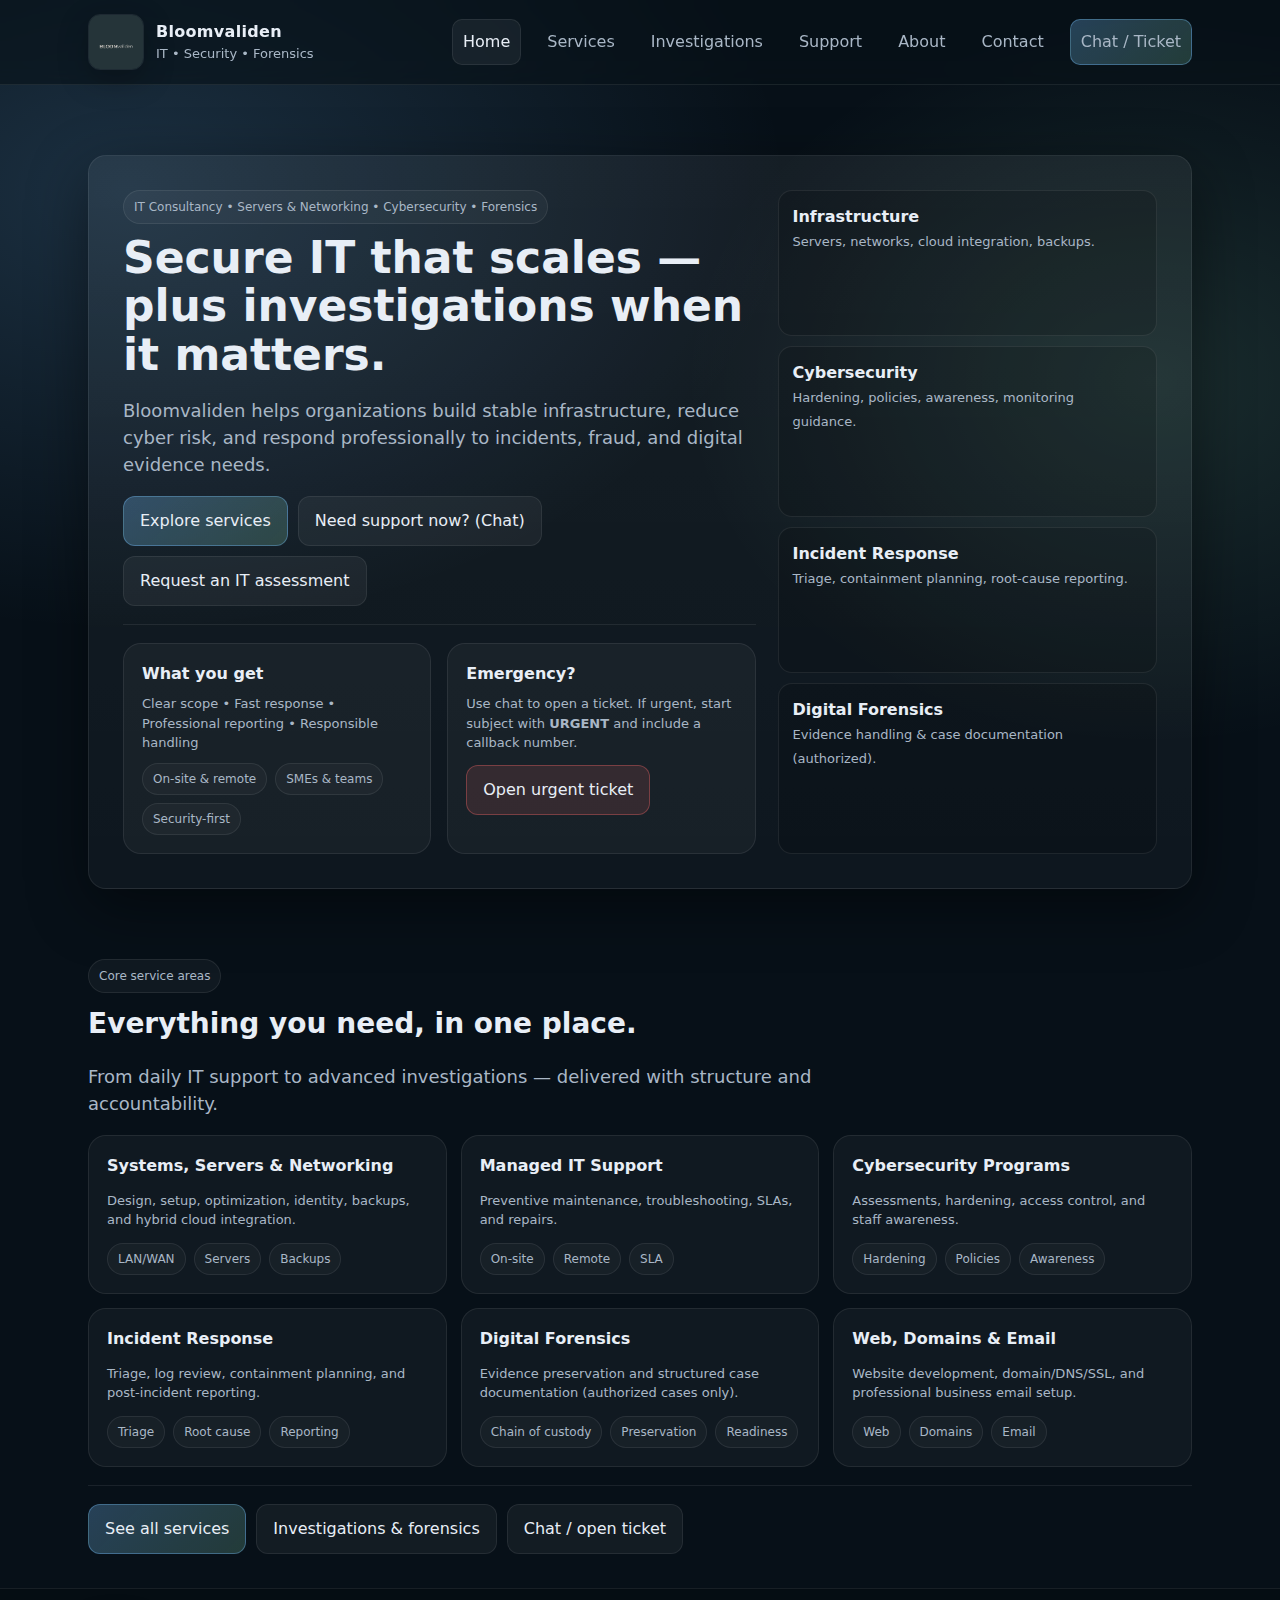
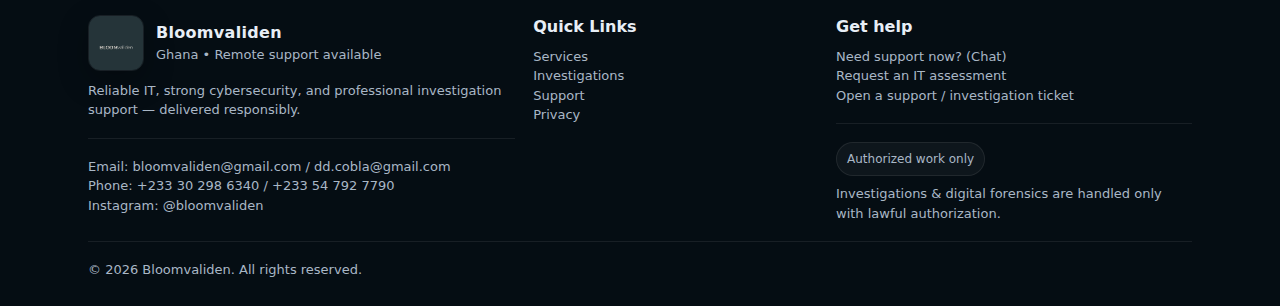
<file: index.html>
<!doctype html>
<html lang="en">
<head>
  <meta charset="utf-8" />
  <meta name="viewport" content="width=device-width, initial-scale=1" />
  <title>Home • Bloomvaliden</title>
  <meta name="description" content="IT Consultancy • Systems, Servers & Networking • Cybersecurity • Digital Forensics • Investigations • Web & Domains • IT/AV Equipment" />
  <link rel="stylesheet" href="assets/css/styles.css" />
</head>
<body>
  <header>
    <div class="container">
      <div class="nav">
        <a class="brand" href="index.html">
          <img src="assets/img/logo.jpg" alt="Bloomvaliden logo" />
          <div>
            <strong>Bloomvaliden</strong>
            <div class="small">IT • Security • Forensics</div>
          </div>
        </a>

        <nav class="navlinks" aria-label="Primary">
            <a class="active" href="index.html">Home</a>
            <a class="" href="services.html">Services</a>
            <a class="" href="investigations.html">Investigations</a>
            <a class="" href="support.html">Support</a>
            <a class="" href="about.html">About</a>
            <a class="" href="contact.html">Contact</a>
            <a class="btn primary" data-open-chat="true" href="support.html">Chat / Ticket</a>
        </nav>

        <button id="menuBtn" class="btn menuBtn" aria-expanded="false" aria-controls="mobileMenu">Menu</button>
      </div>
      <div id="mobileMenu" class="mobileMenu" aria-label="Mobile">
          <a class="active" href="index.html">Home</a>
          <a class="" href="services.html">Services</a>
          <a class="" href="investigations.html">Investigations</a>
          <a class="" href="support.html">Support</a>
          <a class="" href="about.html">About</a>
          <a class="" href="contact.html">Contact</a>
          <a class="btn primary" data-open-chat="true" href="support.html">Chat / Ticket</a>
      </div>
    </div>
  </header>

  <main>
    
<section class="hero">
  <div class="container">
    <div class="heroCard">
      <div class="heroInner">
        <div>
          <div class="badge">IT Consultancy • Servers & Networking • Cybersecurity • Forensics</div>
          <h1 class="h1">Secure IT that scales — plus investigations when it matters.</h1>
          <p class="lead">
            Bloomvaliden helps organizations build stable infrastructure, reduce cyber risk, and respond professionally to incidents, fraud, and digital evidence needs.
          </p>
          <div style="display:flex;gap:10px;flex-wrap:wrap;margin-top:18px">
            <a class="btn primary" href="services.html">Explore services</a>
            <a class="btn" data-open-chat="true" href="support.html">Need support now? (Chat)</a>
            <a class="btn" href="contact.html">Request an IT assessment</a>
          </div>
          <div class="hr"></div>
          <div class="split">
            <div class="card">
              <h3>What you get</h3>
              <div class="small">Clear scope • Fast response • Professional reporting • Responsible handling</div>
              <div class="meta">
                <span class="pill">On‑site & remote</span>
                <span class="pill">SMEs & teams</span>
                <span class="pill">Security-first</span>
              </div>
            </div>
            <div class="card">
              <h3>Emergency?</h3>
              <div class="small">Use chat to open a ticket. If urgent, start subject with <strong>URGENT</strong> and include a callback number.</div>
              <div style="margin-top:12px">
                <a class="btn danger" data-open-chat="true" href="support.html">Open urgent ticket</a>
              </div>
            </div>
          </div>
        </div>

        <div class="kpis">
          <div class="kpi">
            <strong>Infrastructure</strong>
            <span>Servers, networks, cloud integration, backups.</span>
          </div>
          <div class="kpi">
            <strong>Cybersecurity</strong>
            <span>Hardening, policies, awareness, monitoring guidance.</span>
          </div>
          <div class="kpi">
            <strong>Incident Response</strong>
            <span>Triage, containment planning, root-cause reporting.</span>
          </div>
          <div class="kpi">
            <strong>Digital Forensics</strong>
            <span>Evidence handling & case documentation (authorized).</span>
          </div>
        </div>
      </div>
    </div>
  </div>
</section>

<section class="section">
  <div class="container">
    <div class="badge">Core service areas</div>
    <h2 class="h2" style="margin-top:10px">Everything you need, in one place.</h2>
    <p class="lead">From daily IT support to advanced investigations — delivered with structure and accountability.</p>

    <div class="grid cards" style="margin-top:14px">
      <div class="card">
        <h3>Systems, Servers & Networking</h3>
        <p class="small">Design, setup, optimization, identity, backups, and hybrid cloud integration.</p>
        <div class="meta"><span class="pill">LAN/WAN</span><span class="pill">Servers</span><span class="pill">Backups</span></div>
      </div>
      <div class="card">
        <h3>Managed IT Support</h3>
        <p class="small">Preventive maintenance, troubleshooting, SLAs, and repairs.</p>
        <div class="meta"><span class="pill">On‑site</span><span class="pill">Remote</span><span class="pill">SLA</span></div>
      </div>
      <div class="card">
        <h3>Cybersecurity Programs</h3>
        <p class="small">Assessments, hardening, access control, and staff awareness.</p>
        <div class="meta"><span class="pill">Hardening</span><span class="pill">Policies</span><span class="pill">Awareness</span></div>
      </div>
      <div class="card">
        <h3>Incident Response</h3>
        <p class="small">Triage, log review, containment planning, and post-incident reporting.</p>
        <div class="meta"><span class="pill">Triage</span><span class="pill">Root cause</span><span class="pill">Reporting</span></div>
      </div>
      <div class="card">
        <h3>Digital Forensics</h3>
        <p class="small">Evidence preservation and structured case documentation (authorized cases only).</p>
        <div class="meta"><span class="pill">Chain of custody</span><span class="pill">Preservation</span><span class="pill">Readiness</span></div>
      </div>
      <div class="card">
        <h3>Web, Domains & Email</h3>
        <p class="small">Website development, domain/DNS/SSL, and professional business email setup.</p>
        <div class="meta"><span class="pill">Web</span><span class="pill">Domains</span><span class="pill">Email</span></div>
      </div>
    </div>

    <div class="hr"></div>
    <div style="display:flex;gap:10px;flex-wrap:wrap">
      <a class="btn primary" href="services.html">See all services</a>
      <a class="btn" href="investigations.html">Investigations & forensics</a>
      <a class="btn" data-open-chat="true" href="support.html">Chat / open ticket</a>
    </div>
  </div>
</section>

  </main>

  <footer>
    <div class="container">
      <div class="footerGrid">
        <div>
          <div class="brand" style="margin-bottom:10px">
            <img src="assets/img/logo.jpg" alt="Bloomvaliden logo" />
            <div>
              <strong>Bloomvaliden</strong>
              <div class="small">Ghana • Remote support available</div>
            </div>
          </div>
          <div class="small">
            Reliable IT, strong cybersecurity, and professional investigation support — delivered responsibly.
          </div>
          <div class="hr"></div>
          <div class="small">Email: <a href="mailto:bloomvaliden@gmail.com">bloomvaliden@gmail.com</a> / <a href="mailto:dd.cobla@gmail.com">dd.cobla@gmail.com</a></div>
          <div class="small">Phone: <a href="tel:+233302986340">+233 30 298 6340</a> / <a href="tel:+233547927790">+233 54 792 7790</a></div>
          <div class="small">Instagram: <a href="https://instagram.com/bloomvaliden" target="_blank" rel="noopener">@bloomvaliden</a></div>
        </div>

        <div>
          <div style="font-weight:800;margin-bottom:8px">Quick Links</div>
          <div class="small"><a href="services.html">Services</a></div>
          <div class="small"><a href="investigations.html">Investigations</a></div>
          <div class="small"><a href="support.html">Support</a></div>
          <div class="small"><a href="pages/privacy.html">Privacy</a></div>
        </div>

        <div>
          <div style="font-weight:800;margin-bottom:8px">Get help</div>
          <div class="small"><a data-open-chat="true" href="support.html">Need support now? (Chat)</a></div>
          <div class="small"><a href="contact.html">Request an IT assessment</a></div>
          <div class="small"><a href="support.html">Open a support / investigation ticket</a></div>
          <div class="hr"></div>
          <div class="small">
            <span class="badge">Authorized work only</span>
            <div style="margin-top:8px;color:var(--muted)">
              Investigations & digital forensics are handled only with lawful authorization.
            </div>
          </div>
        </div>
      </div>
      <div class="hr"></div>
      <div class="small">© 2026 Bloomvaliden. All rights reserved.</div>
    </div>
  </footer>

  <script src="assets/js/main.js"></script>
  <!--Start of Tawk.to Script-->
<script type="text/javascript">
var Tawk_API=Tawk_API||{}, Tawk_LoadStart=new Date();
(function(){
var s1=document.createElement("script"),s0=document.getElementsByTagName("script")[0];
s1.async=true;
s1.src='https://embed.tawk.to/6956f2c218b41f1981f7a662/1jdtq8imv';
s1.charset='UTF-8';
s1.setAttribute('crossorigin','*');
s0.parentNode.insertBefore(s1,s0);
})();
</script>
<!--End of Tawk.to Script-->
</body>
</html>
</file>
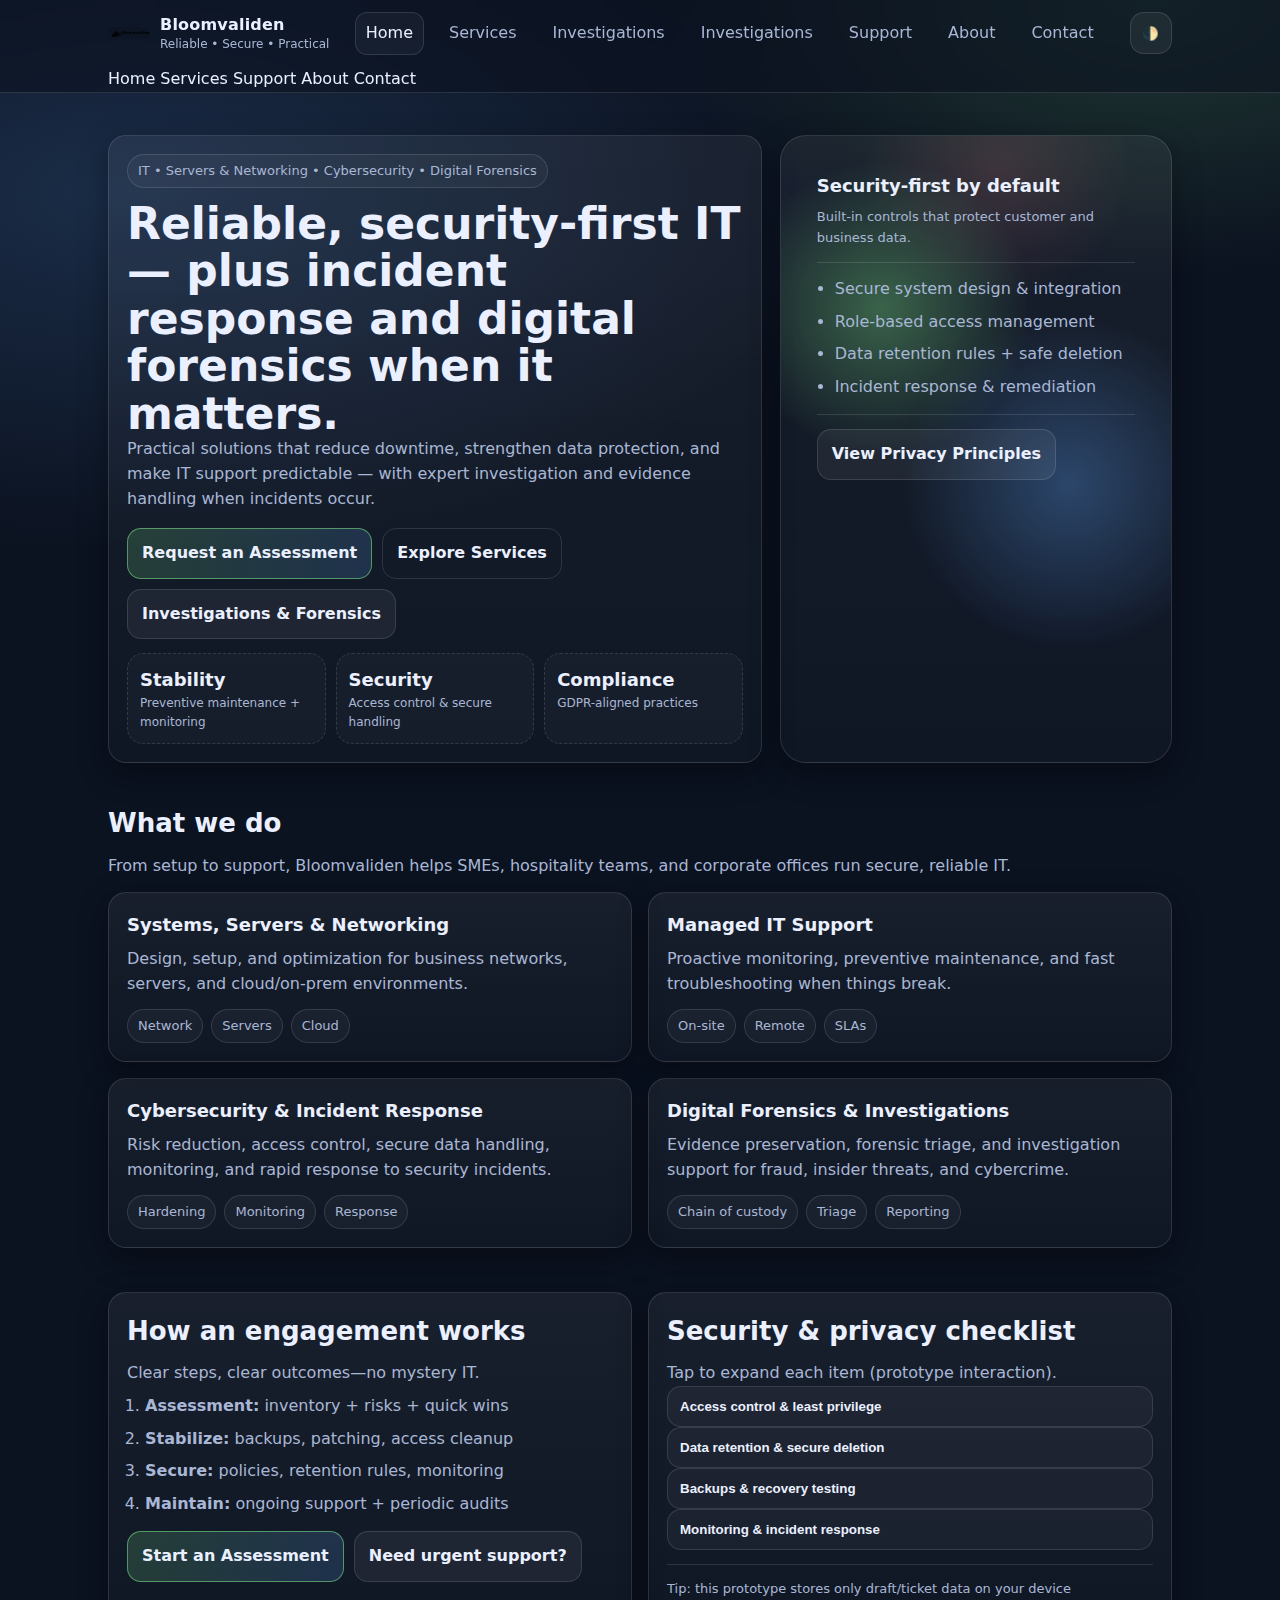
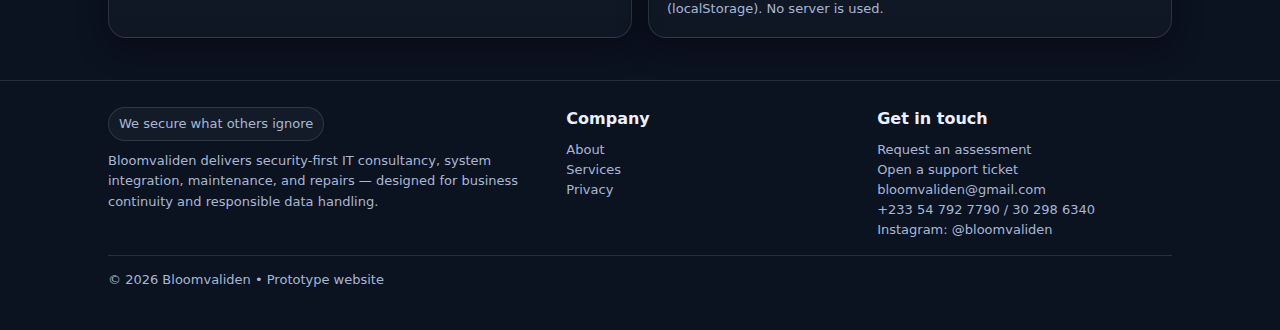
<file: bloomvaliden-prototype/index.html>
<!doctype html>
<html lang="en" data-theme="dark">
<head>
  <meta charset="utf-8" />
  <meta name="viewport" content="width=device-width, initial-scale=1" />
  <meta name="description" content="Bloomvaliden – Reliable. Secure. Practical IT Solutions for Business Continuity." />
  <title>Home • Bloomvaliden</title>
  <link rel="icon" href="assets/img/logo.svg" type="image/svg+xml" />
  <link rel="stylesheet" href="assets/css/styles.css" />
  
</head>
<body>
<header>
  <div class="container">
    <div class="nav">
      <a class="brand" href="index.html" aria-label="Bloomvaliden home">
        <img src="assets/img/logo.svg" alt="Bloomvaliden logo" />
        <div>
          <div class="title">Bloomvaliden</div>
          <div class="subtitle">Reliable • Secure • Practical</div>
        </div>
      </a>

      <nav class="navlinks" aria-label="Primary">
        <a class="active" href="index.html">Home</a>
<a class="" href="services.html">Services</a>
      <a class="" href="investigations.html">Investigations</a>
        <a class="" href="investigations.html">Investigations</a>
<a class="" href="support.html">Support</a>
<a class="" href="about.html">About</a>
<a class="" href="contact.html">Contact</a>
      </nav>

      <div class="navright">
        <button class="iconbtn" data-theme-toggle aria-label="Toggle theme">🌓</button>
        <button class="iconbtn burger" data-burger aria-label="Open menu">☰</button>
      </div>
    </div>

    <div class="mobilemenu" data-mobilemenu>
      <a class="active" href="index.html">Home</a>
<a class="" href="services.html">Services</a>
<a class="" href="support.html">Support</a>
<a class="" href="about.html">About</a>
<a class="" href="contact.html">Contact</a>
    </div>
  </div>
</header>

<main>

<section class="hero">
  <div class="container">
    <div class="wrap">
      <div class="card">
        <div class="badge">IT • Servers & Networking • Cybersecurity • Digital Forensics</div>
        <h1 class="h1" style="margin-top:12px">Reliable, security-first IT — plus incident response and digital forensics when it matters.</h1>
        <p class="lead">
          Practical solutions that reduce downtime, strengthen data protection, and make IT support predictable — with expert investigation and evidence handling when incidents occur.
        </p>

        <div style="margin-top:16px; display:flex; gap:10px; flex-wrap:wrap">
          <a class="btn primary" href="contact.html">Request an Assessment</a>
          <a class="btn ghost" href="services.html">Explore Services</a>
          <a class="btn" href="investigations.html">Investigations & Forensics</a>
        </div>

        <div class="kpis">
          <div class="kpi">
            <div class="n">Stability</div>
            <div class="t">Preventive maintenance + monitoring</div>
          </div>
          <div class="kpi">
            <div class="n">Security</div>
            <div class="t">Access control & secure handling</div>
          </div>
          <div class="kpi">
            <div class="n">Compliance</div>
            <div class="t">GDPR-aligned practices</div>
          </div>
        </div>
      </div>

      <aside class="card heroart" aria-label="Security-first highlights">
        <div class="inner">
          <h3>Security-first by default</h3>
          <div class="small">Built-in controls that protect customer and business data.</div>
          <div class="hr"></div>

          <ul class="list">
            <li>Secure system design & integration</li>
            <li>Role-based access management</li>
            <li>Data retention rules + safe deletion</li>
            <li>Incident response & remediation</li>
          </ul>

          <div class="hr"></div>
          <a class="btn" href="pages/privacy.html">View Privacy Principles</a>
        </div>
      </aside>
    </div>
  </div>
</section>

<section class="section">
  <div class="container">
    <h2>What we do</h2>
    <p>From setup to support, Bloomvaliden helps SMEs, hospitality teams, and corporate offices run secure, reliable IT.</p>

    <div class="grid cards2">
      <div class="card">
        <h3>Systems, Servers & Networking</h3>
        <p>Design, setup, and optimization for business networks, servers, and cloud/on‑prem environments.</p>
        <div class="meta">
          <span class="badge">Network</span><span class="badge">Servers</span><span class="badge">Cloud</span>
        </div>
      </div>
      <div class="card">
        <h3>Managed IT Support</h3>
        <p>Proactive monitoring, preventive maintenance, and fast troubleshooting when things break.</p>
        <div class="meta">
          <span class="badge">On‑site</span><span class="badge">Remote</span><span class="badge">SLAs</span>
        </div>
      </div>
      <div class="card">
        <h3>Cybersecurity & Incident Response</h3>
        <p>Risk reduction, access control, secure data handling, monitoring, and rapid response to security incidents.</p>
        <div class="meta">
          <span class="badge">Hardening</span><span class="badge">Monitoring</span><span class="badge">Response</span>
        </div>
      </div>
      <div class="card">
        <h3>Digital Forensics & Investigations</h3>
        <p>Evidence preservation, forensic triage, and investigation support for fraud, insider threats, and cybercrime.</p>
        <div class="meta">
          <span class="badge">Chain of custody</span><span class="badge">Triage</span><span class="badge">Reporting</span>
        </div>
      </div>
    </div>
    </div>
  </section>

<section class="section">
  <div class="container">
    <div class="grid cards2">
      <div class="card">
        <h2 style="margin:0 0 10px">How an engagement works</h2>
        <p>Clear steps, clear outcomes—no mystery IT.</p>
        <ol class="list">
          <li><strong>Assessment:</strong> inventory + risks + quick wins</li>
          <li><strong>Stabilize:</strong> backups, patching, access cleanup</li>
          <li><strong>Secure:</strong> policies, retention rules, monitoring</li>
          <li><strong>Maintain:</strong> ongoing support + periodic audits</li>
        </ol>
        <div style="margin-top:14px; display:flex; gap:10px; flex-wrap:wrap">
          <a class="btn primary" href="contact.html">Start an Assessment</a>
          <a class="btn" href="support.html">Need urgent support?</a>
        </div>
      </div>

      <div class="card">
        <h2 style="margin:0 0 10px">Security & privacy checklist</h2>
        <p>Tap to expand each item (prototype interaction).</p>

        <div class="accordion" data-accordion>
          <div class="item">
            <button type="button">Access control & least privilege</button>
            <div class="panel">Role-based access, admin separation, strong authentication, and regular access reviews.</div>
          </div>
          <div class="item">
            <button type="button">Data retention & secure deletion</button>
            <div class="panel">Define retention windows, reduce unnecessary storage, and securely delete data when it is no longer needed.</div>
          </div>
          <div class="item">
            <button type="button">Backups & recovery testing</button>
            <div class="panel">Backups that actually restore. Recovery tests scheduled, logged, and reviewed.</div>
          </div>
          <div class="item">
            <button type="button">Monitoring & incident response</button>
            <div class="panel">Visibility first: alerts, logs, and a response plan that reduces impact and improves response time.</div>
          </div>
        </div>

        <div class="hr"></div>
        <div class="small">Tip: this prototype stores only draft/ticket data on your device (localStorage). No server is used.</div>
      </div>
    </div>
  </div>
</section>

</main>

<footer class="footer">
  <div class="container">
    <div class="footergrid">
      <div>
        <div class="badge">We secure what others ignore</div>
        <p class="muted" style="margin-top:10px">
          Bloomvaliden delivers security-first IT consultancy, system integration, maintenance, and repairs — designed for business continuity and responsible data handling.
        </p>
      </div>
      <div>
        <div style="font-weight:800;margin-bottom:8px">Company</div>
        <div class="muted"><a href="about.html">About</a></div>
        <div class="muted"><a href="services.html">Services</a></div>
        <div class="muted"><a href="pages/privacy.html">Privacy</a></div>
      </div>
      <div>
        <div style="font-weight:800;margin-bottom:8px">Get in touch</div>
        <div class="muted"><a href="contact.html">Request an assessment</a></div>
<div class="muted"><a href="support.html">Open a support ticket</a></div>
<div class="muted"><a href="mailto:bloomvaliden@gmail.com">bloomvaliden@gmail.com</a></div>
<div class="muted"><a href="tel:+233547927790">+233 54 792 7790 / 30 298 6340</a></div>
<div class="muted"><a href="https://instagram.com/bloomvaliden" target="_blank" rel="noopener">Instagram: @bloomvaliden</a></div>
</div>
    </div>
    <div class="hr"></div>
    <div class="muted">© 2026 Bloomvaliden • Prototype website</div>
  </div>
</footer>

<script src="assets/js/main.js"></script>
</body>
</html>
</file>
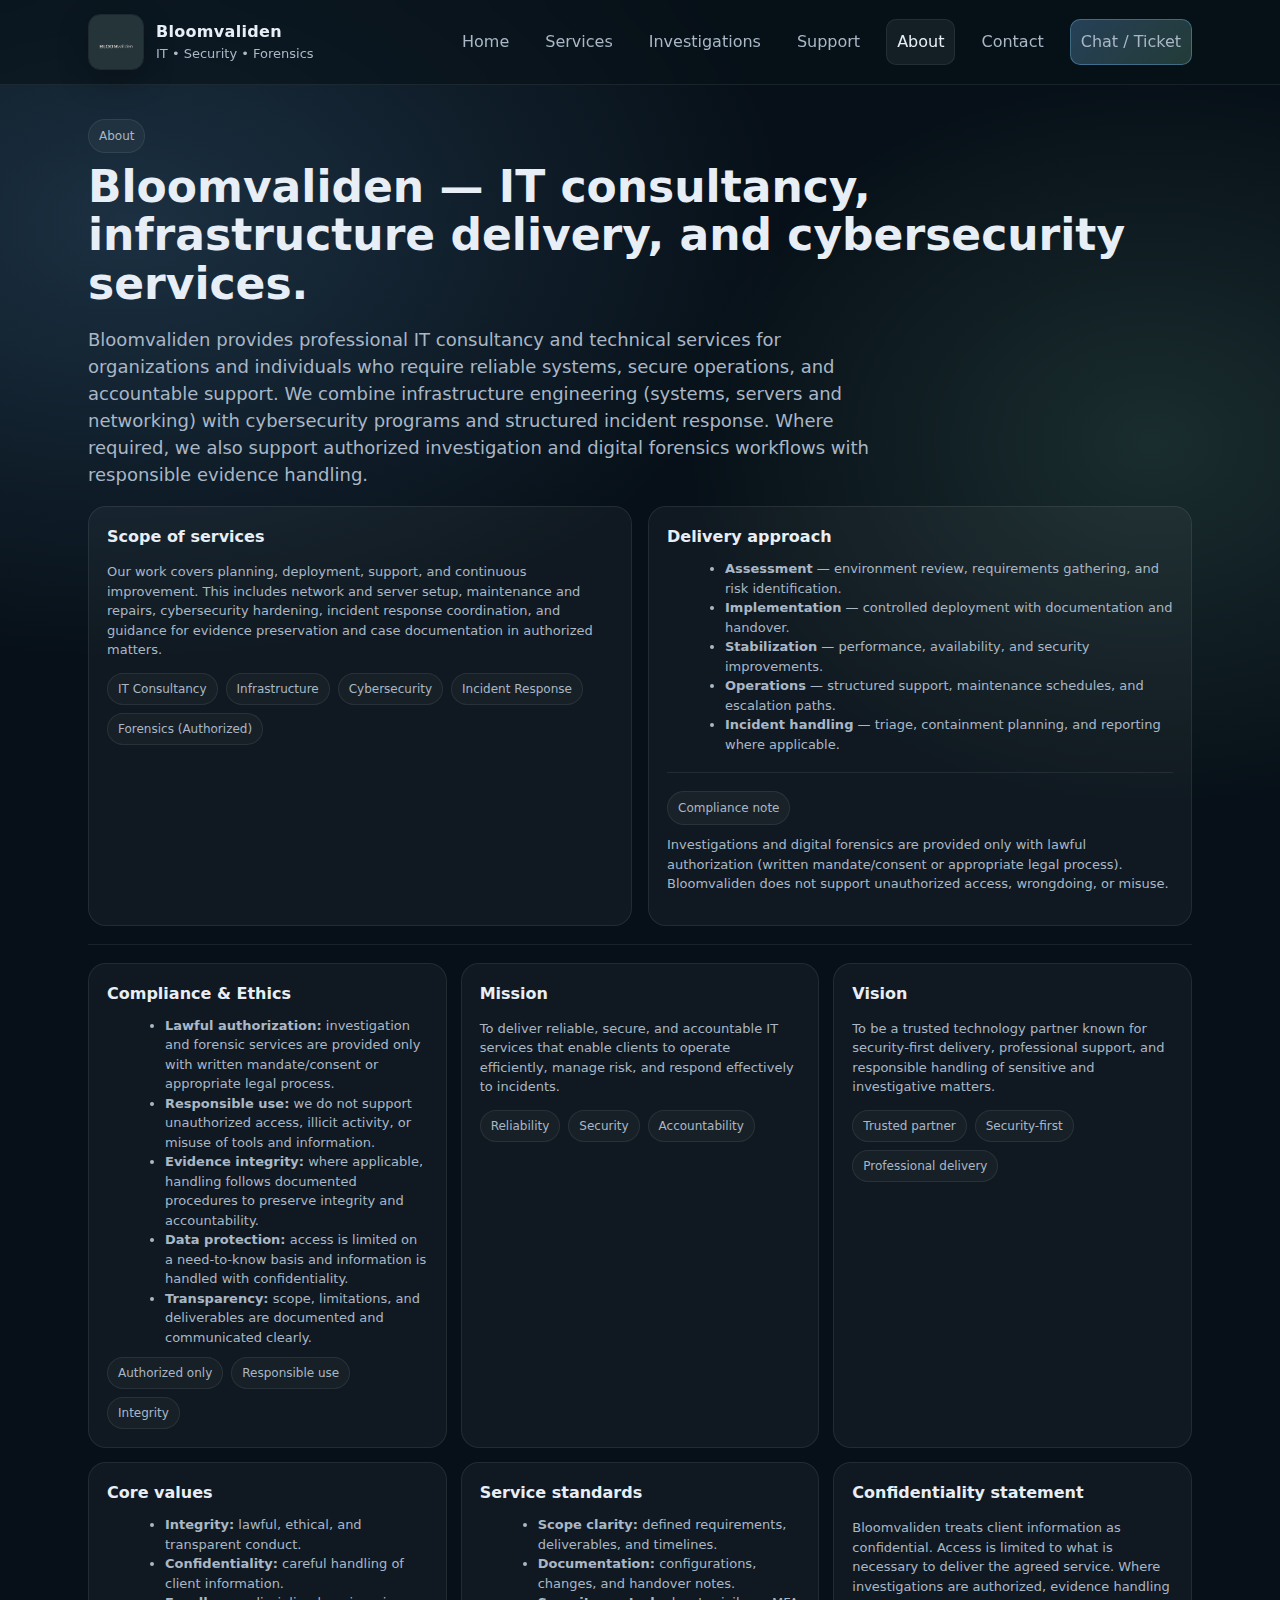
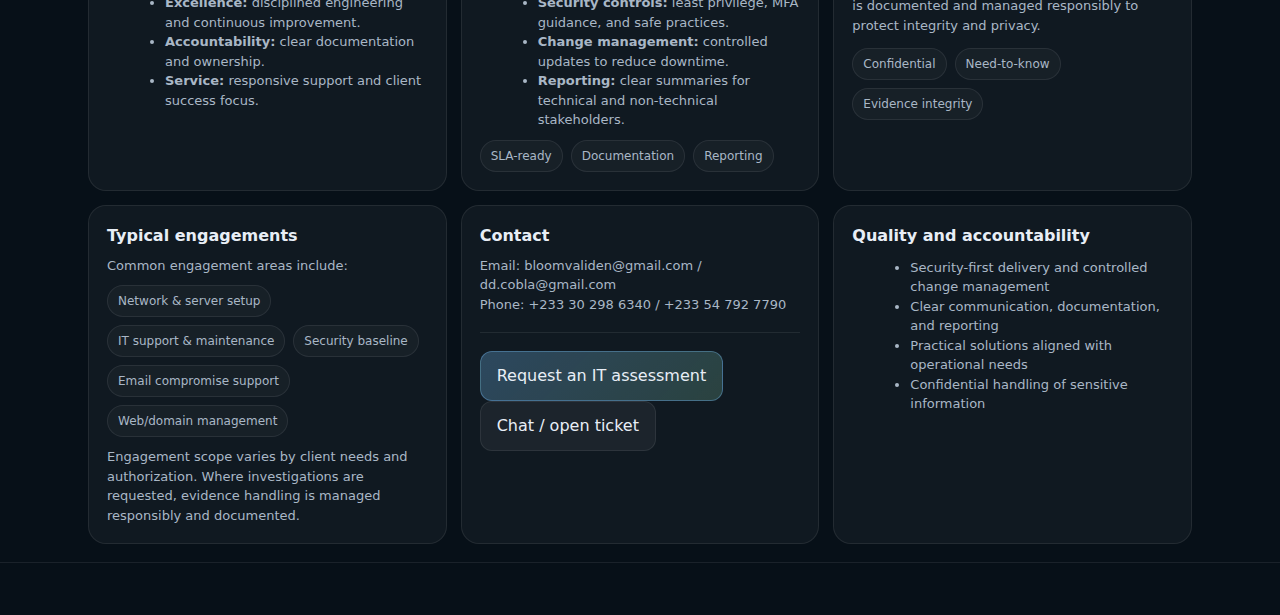
<file: about.html>
<!doctype html>
<html lang="en">
<head>
  <meta charset="utf-8" />
  <meta name="viewport" content="width=device-width, initial-scale=1" />
  <title>About • Bloomvaliden</title>
  <meta name="description" content="IT Consultancy • Systems, Servers & Networking • Cybersecurity • Digital Forensics • Investigations • Web & Domains • IT/AV Equipment" />
  <link rel="stylesheet" href="assets/css/styles.css" />
</head>
<body>
  <header>
    <div class="container">
      <div class="nav">
        <a class="brand" href="index.html">
          <img src="assets/img/logo.jpg" alt="Bloomvaliden logo" />
          <div>
            <strong>Bloomvaliden</strong>
            <div class="small">IT • Security • Forensics</div>
          </div>
        </a>

        <nav class="navlinks" aria-label="Primary">
            <a class="" href="index.html">Home</a>
            <a class="" href="services.html">Services</a>
            <a class="" href="investigations.html">Investigations</a>
            <a class="" href="support.html">Support</a>
            <a class="active" href="about.html">About</a>
            <a class="" href="contact.html">Contact</a>
            <a class="btn primary" data-open-chat="true" href="support.html">Chat / Ticket</a>
        </nav>

        <button id="menuBtn" class="btn menuBtn" aria-expanded="false" aria-controls="mobileMenu">Menu</button>
      </div>
      <div id="mobileMenu" class="mobileMenu" aria-label="Mobile">
          <a class="" href="index.html">Home</a>
          <a class="" href="services.html">Services</a>
          <a class="" href="investigations.html">Investigations</a>
          <a class="" href="support.html">Support</a>
          <a class="active" href="about.html">About</a>
          <a class="" href="contact.html">Contact</a>
          <a class="btn primary" data-open-chat="true" href="support.html">Chat / Ticket</a>
      </div>
    </div>
  </header>

  <main>
    
<section class="section">
  <div class="container">
    <div class="badge">About</div>
    <h1 class="h1" style="margin-top:10px">Bloomvaliden — IT consultancy, infrastructure delivery, and cybersecurity services.</h1>

    <p class="lead">
      Bloomvaliden provides professional IT consultancy and technical services for organizations and individuals who require reliable systems, secure operations,
      and accountable support. We combine infrastructure engineering (systems, servers and networking) with cybersecurity programs and structured incident response.
      Where required, we also support authorized investigation and digital forensics workflows with responsible evidence handling.
    </p>

    <div class="split" style="margin-top:14px">
      <div class="card">
        <h3>Scope of services</h3>
        <p class="small">
          Our work covers planning, deployment, support, and continuous improvement. This includes network and server setup, maintenance and repairs, cybersecurity
          hardening, incident response coordination, and guidance for evidence preservation and case documentation in authorized matters.
        </p>
        <div class="meta">
          <span class="pill">IT Consultancy</span>
          <span class="pill">Infrastructure</span>
          <span class="pill">Cybersecurity</span>
          <span class="pill">Incident Response</span>
          <span class="pill">Forensics (Authorized)</span>
        </div>
      </div>

      <div class="card">
        <h3>Delivery approach</h3>
        <ul class="small" style="margin:10px 0 0 18px">
          <li><strong>Assessment</strong> — environment review, requirements gathering, and risk identification.</li>
          <li><strong>Implementation</strong> — controlled deployment with documentation and handover.</li>
          <li><strong>Stabilization</strong> — performance, availability, and security improvements.</li>
          <li><strong>Operations</strong> — structured support, maintenance schedules, and escalation paths.</li>
          <li><strong>Incident handling</strong> — triage, containment planning, and reporting where applicable.</li>
        </ul>
        <div class="hr"></div>
        <div class="badge">Compliance note</div>
        <p class="small" style="margin-top:10px;color:var(--muted)">
          Investigations and digital forensics are provided only with lawful authorization (written mandate/consent or appropriate legal process).
          Bloomvaliden does not support unauthorized access, wrongdoing, or misuse.
        </p>
      </div>
    </div>

    <div class="hr"></div>

    <div class="grid cards" style="margin-top:14px">
  <div class="card">
    <h3>Compliance & Ethics</h3>
    <ul class="small" style="margin:10px 0 0 18px">
      <li><strong>Lawful authorization:</strong> investigation and forensic services are provided only with written mandate/consent or appropriate legal process.</li>
      <li><strong>Responsible use:</strong> we do not support unauthorized access, illicit activity, or misuse of tools and information.</li>
      <li><strong>Evidence integrity:</strong> where applicable, handling follows documented procedures to preserve integrity and accountability.</li>
      <li><strong>Data protection:</strong> access is limited on a need‑to‑know basis and information is handled with confidentiality.</li>
      <li><strong>Transparency:</strong> scope, limitations, and deliverables are documented and communicated clearly.</li>
    </ul>
    <div class="meta"><span class="pill">Authorized only</span><span class="pill">Responsible use</span><span class="pill">Integrity</span></div>
  </div>

  <div class="card">
    <h3>Mission</h3>
    <p class="small">
      To deliver reliable, secure, and accountable IT services that enable clients to operate efficiently, manage risk, and respond effectively to incidents.
    </p>
    <div class="meta"><span class="pill">Reliability</span><span class="pill">Security</span><span class="pill">Accountability</span></div>
  </div>

  <div class="card">
    <h3>Vision</h3>
    <p class="small">
      To be a trusted technology partner known for security‑first delivery, professional support, and responsible handling of sensitive and investigative matters.
    </p>
    <div class="meta"><span class="pill">Trusted partner</span><span class="pill">Security-first</span><span class="pill">Professional delivery</span></div>
  </div>

  <div class="card">
    <h3>Core values</h3>
    <ul class="small" style="margin:10px 0 0 18px">
      <li><strong>Integrity:</strong> lawful, ethical, and transparent conduct.</li>
      <li><strong>Confidentiality:</strong> careful handling of client information.</li>
      <li><strong>Excellence:</strong> disciplined engineering and continuous improvement.</li>
      <li><strong>Accountability:</strong> clear documentation and ownership.</li>
      <li><strong>Service:</strong> responsive support and client success focus.</li>
    </ul>
  </div>

  <div class="card">
    <h3>Service standards</h3>
    <ul class="small" style="margin:10px 0 0 18px">
      <li><strong>Scope clarity:</strong> defined requirements, deliverables, and timelines.</li>
      <li><strong>Documentation:</strong> configurations, changes, and handover notes.</li>
      <li><strong>Security controls:</strong> least privilege, MFA guidance, and safe practices.</li>
      <li><strong>Change management:</strong> controlled updates to reduce downtime.</li>
      <li><strong>Reporting:</strong> clear summaries for technical and non‑technical stakeholders.</li>
    </ul>
    <div class="meta"><span class="pill">SLA-ready</span><span class="pill">Documentation</span><span class="pill">Reporting</span></div>
  </div>

  <div class="card">
    <h3>Confidentiality statement</h3>
    <p class="small">
      Bloomvaliden treats client information as confidential. Access is limited to what is necessary to deliver the agreed service.
      Where investigations are authorized, evidence handling is documented and managed responsibly to protect integrity and privacy.
    </p>
    <div class="meta"><span class="pill">Confidential</span><span class="pill">Need-to-know</span><span class="pill">Evidence integrity</span></div>
  </div>

  <div class="card">
    <h3>Typical engagements</h3>
    <div class="small">Common engagement areas include:</div>
    <div class="meta" style="margin-top:10px">
      <span class="pill">Network & server setup</span>
      <span class="pill">IT support & maintenance</span>
      <span class="pill">Security baseline</span>
      <span class="pill">Email compromise support</span>
      <span class="pill">Web/domain management</span>
    </div>
    <div class="small" style="margin-top:10px;color:var(--muted)">
      Engagement scope varies by client needs and authorization. Where investigations are requested, evidence handling is managed responsibly and documented.
    </div>
  </div>

  <div class="card">
    <h3>Contact</h3>
    <div class="small">Email: <a href="mailto:bloomvaliden@gmail.com">bloomvaliden@gmail.com</a> / <a href="mailto:dd.cobla@gmail.com">dd.cobla@gmail.com</a></div>
    <div class="small">Phone: <a href="tel:+233302986340">+233 30 298 6340</a> / <a href="tel:+233547927790">+233 54 792 7790</a></div>
    <div class="hr"></div>
    <a class="btn primary" href="contact.html">Request an IT assessment</a>
    <a class="btn" data-open-chat="true" href="support.html">Chat / open ticket</a>
  </div>

  <div class="card">
    <h3>Quality and accountability</h3>
    <ul class="small" style="margin:10px 0 0 18px">
      <li>Security-first delivery and controlled change management</li>
      <li>Clear communication, documentation, and reporting</li>
      <li>Practical solutions aligned with operational needs</li>
      <li>Confidential handling of sensitive information</li>
    </ul>
  </div>
</div>

</div>

    <div class="hr"></div>

    <section class="section" style="padding:0">
</file>
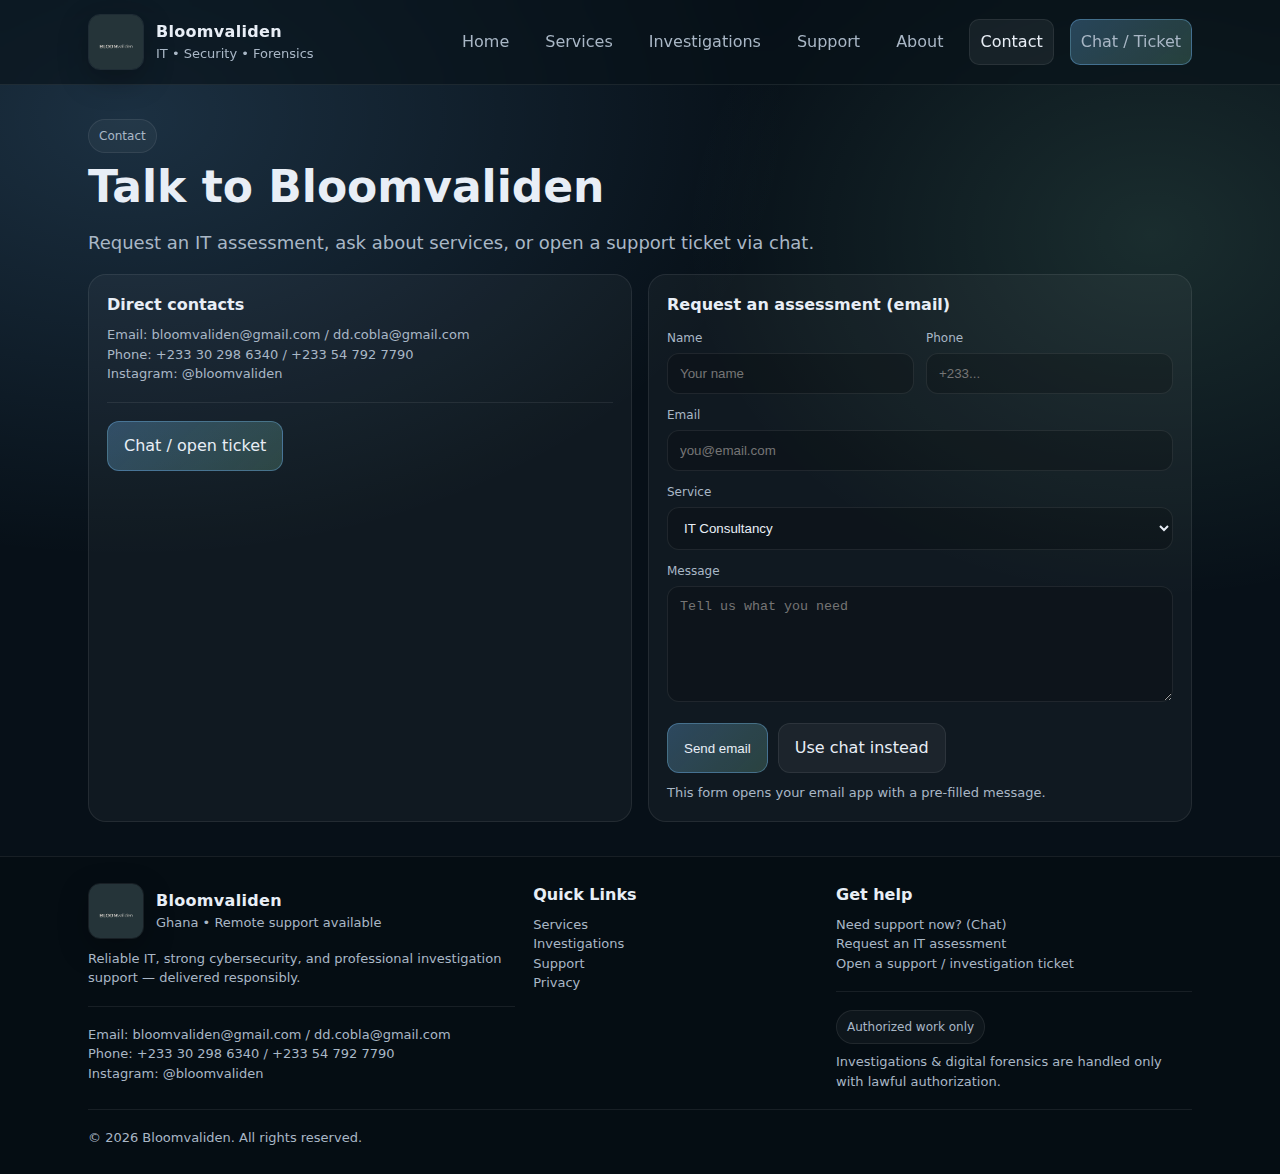
<file: contact.html>
<!doctype html>
<html lang="en">
<head>
  <meta charset="utf-8" />
  <meta name="viewport" content="width=device-width, initial-scale=1" />
  <title>Contact • Bloomvaliden</title>
  <meta name="description" content="IT Consultancy • Systems, Servers & Networking • Cybersecurity • Digital Forensics • Investigations • Web & Domains • IT/AV Equipment" />
  <link rel="stylesheet" href="assets/css/styles.css" />
</head>
<body>
  <header>
    <div class="container">
      <div class="nav">
        <a class="brand" href="index.html">
          <img src="assets/img/logo.jpg" alt="Bloomvaliden logo" />
          <div>
            <strong>Bloomvaliden</strong>
            <div class="small">IT • Security • Forensics</div>
          </div>
        </a>

        <nav class="navlinks" aria-label="Primary">
            <a class="" href="index.html">Home</a>
            <a class="" href="services.html">Services</a>
            <a class="" href="investigations.html">Investigations</a>
            <a class="" href="support.html">Support</a>
            <a class="" href="about.html">About</a>
            <a class="active" href="contact.html">Contact</a>
            <a class="btn primary" data-open-chat="true" href="support.html">Chat / Ticket</a>
        </nav>

        <button id="menuBtn" class="btn menuBtn" aria-expanded="false" aria-controls="mobileMenu">Menu</button>
      </div>
      <div id="mobileMenu" class="mobileMenu" aria-label="Mobile">
          <a class="" href="index.html">Home</a>
          <a class="" href="services.html">Services</a>
          <a class="" href="investigations.html">Investigations</a>
          <a class="" href="support.html">Support</a>
          <a class="" href="about.html">About</a>
          <a class="active" href="contact.html">Contact</a>
          <a class="btn primary" data-open-chat="true" href="support.html">Chat / Ticket</a>
      </div>
    </div>
  </header>

  <main>
    
<section class="section">
  <div class="container">
    <div class="badge">Contact</div>
    <h1 class="h1" style="margin-top:10px">Talk to Bloomvaliden</h1>
    <p class="lead">Request an IT assessment, ask about services, or open a support ticket via chat.</p>

    <div class="split" style="margin-top:14px">
      <div class="card">
        <h3>Direct contacts</h3>
        <div class="small">Email: <a href="mailto:bloomvaliden@gmail.com">bloomvaliden@gmail.com</a> / <a href="mailto:dd.cobla@gmail.com">dd.cobla@gmail.com</a></div>
        <div class="small">Phone: <a href="tel:+233302986340">+233 30 298 6340</a> / <a href="tel:+233547927790">+233 54 792 7790</a></div>
        <div class="small">Instagram: <a href="https://instagram.com/bloomvaliden" target="_blank" rel="noopener">@bloomvaliden</a></div>
        <div class="hr"></div>
        <a class="btn primary" data-open-chat="true" href="support.html">Chat / open ticket</a>
      </div>

      <div class="card">
        <h3>Request an assessment (email)</h3>
        <form id="assessmentForm" style="margin-top:12px">
          <div class="grid" style="grid-template-columns:1fr 1fr; gap:12px">
            <div>
              <label for="c_name">Name</label>
              <input id="c_name" name="name" required placeholder="Your name" />
            </div>
            <div>
              <label for="c_phone">Phone</label>
              <input id="c_phone" name="phone" placeholder="+233..." />
            </div>
            <div style="grid-column:1/-1">
              <label for="c_email">Email</label>
              <input id="c_email" type="email" name="email" required placeholder="you@email.com" />
            </div>
            <div style="grid-column:1/-1">
              <label for="c_service">Service</label>
              <select id="c_service" name="service">
                <option>IT Consultancy</option>
                <option>Systems, Servers & Networking</option>
                <option>Managed IT Support & Maintenance</option>
                <option>Cybersecurity Programs</option>
                <option>Incident Response & Investigation</option>
                <option>Digital Forensics</option>
                <option>Website Development</option>
                <option>Domain / DNS / SSL</option>
                <option>Business Email Setup</option>
                <option>Graphic Design</option>
                <option>IT & AV Equipment</option>
              </select>
            </div>
            <div style="grid-column:1/-1">
              <label for="c_msg">Message</label>
              <textarea id="c_msg" name="msg" rows="6" placeholder="Tell us what you need"></textarea>
            </div>
          </div>

          <div style="margin-top:14px;display:flex;gap:10px;flex-wrap:wrap">
            <button class="btn primary" type="submit">Send email</button>
            <a class="btn" data-open-chat="true" href="support.html">Use chat instead</a>
          </div>
        </form>
        <div class="small" style="margin-top:10px;color:var(--muted)">This form opens your email app with a pre-filled message.</div>
      </div>
    </div>
  </div>
</section>

  </main>

  <footer>
    <div class="container">
      <div class="footerGrid">
        <div>
          <div class="brand" style="margin-bottom:10px">
            <img src="assets/img/logo.jpg" alt="Bloomvaliden logo" />
            <div>
              <strong>Bloomvaliden</strong>
              <div class="small">Ghana • Remote support available</div>
            </div>
          </div>
          <div class="small">
            Reliable IT, strong cybersecurity, and professional investigation support — delivered responsibly.
          </div>
          <div class="hr"></div>
          <div class="small">Email: <a href="mailto:bloomvaliden@gmail.com">bloomvaliden@gmail.com</a> / <a href="mailto:dd.cobla@gmail.com">dd.cobla@gmail.com</a></div>
          <div class="small">Phone: <a href="tel:+233302986340">+233 30 298 6340</a> / <a href="tel:+233547927790">+233 54 792 7790</a></div>
          <div class="small">Instagram: <a href="https://instagram.com/bloomvaliden" target="_blank" rel="noopener">@bloomvaliden</a></div>
        </div>

        <div>
          <div style="font-weight:800;margin-bottom:8px">Quick Links</div>
          <div class="small"><a href="services.html">Services</a></div>
          <div class="small"><a href="investigations.html">Investigations</a></div>
          <div class="small"><a href="support.html">Support</a></div>
          <div class="small"><a href="pages/privacy.html">Privacy</a></div>
        </div>

        <div>
          <div style="font-weight:800;margin-bottom:8px">Get help</div>
          <div class="small"><a data-open-chat="true" href="support.html">Need support now? (Chat)</a></div>
          <div class="small"><a href="contact.html">Request an IT assessment</a></div>
          <div class="small"><a href="support.html">Open a support / investigation ticket</a></div>
          <div class="hr"></div>
          <div class="small">
            <span class="badge">Authorized work only</span>
            <div style="margin-top:8px;color:var(--muted)">
              Investigations & digital forensics are handled only with lawful authorization.
            </div>
          </div>
        </div>
      </div>
      <div class="hr"></div>
      <div class="small">© 2026 Bloomvaliden. All rights reserved.</div>
    </div>
  </footer>

  <script src="assets/js/main.js"></script>
  <!--Start of Tawk.to Script-->
<script type="text/javascript">
var Tawk_API=Tawk_API||{}, Tawk_LoadStart=new Date();
(function(){
var s1=document.createElement("script"),s0=document.getElementsByTagName("script")[0];
s1.async=true;
s1.src='https://embed.tawk.to/6956f2c218b41f1981f7a662/1jdtq8imv';
s1.charset='UTF-8';
s1.setAttribute('crossorigin','*');
s0.parentNode.insertBefore(s1,s0);
})();
</script>
<!--End of Tawk.to Script-->
</body>
</html>
</file>
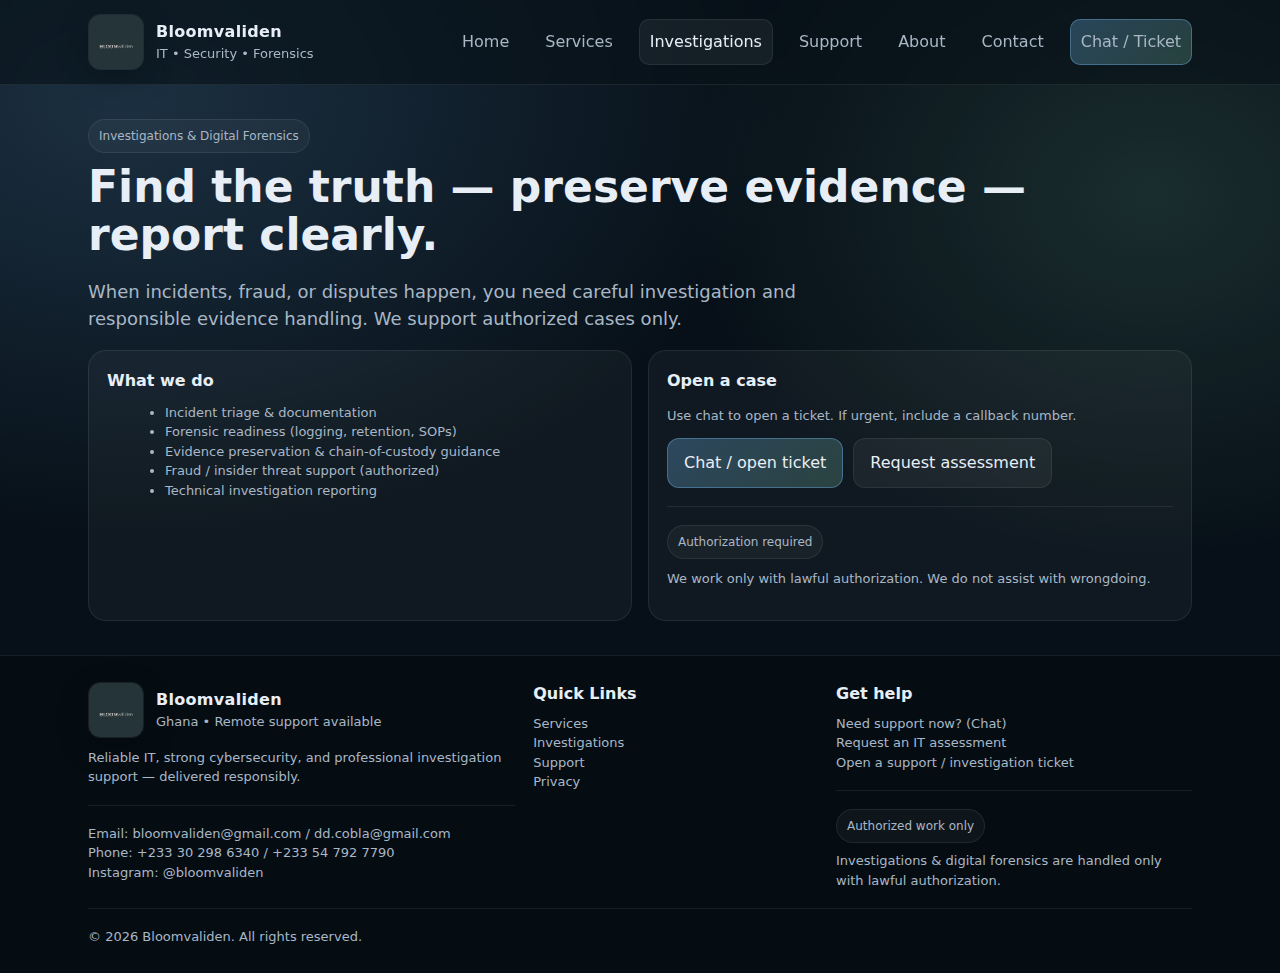
<file: investigations.html>
<!doctype html>
<html lang="en">
<head>
  <meta charset="utf-8" />
  <meta name="viewport" content="width=device-width, initial-scale=1" />
  <title>Investigations • Bloomvaliden</title>
  <meta name="description" content="IT Consultancy • Systems, Servers & Networking • Cybersecurity • Digital Forensics • Investigations • Web & Domains • IT/AV Equipment" />
  <link rel="stylesheet" href="assets/css/styles.css" />
</head>
<body>
  <header>
    <div class="container">
      <div class="nav">
        <a class="brand" href="index.html">
          <img src="assets/img/logo.jpg" alt="Bloomvaliden logo" />
          <div>
            <strong>Bloomvaliden</strong>
            <div class="small">IT • Security • Forensics</div>
          </div>
        </a>

        <nav class="navlinks" aria-label="Primary">
            <a class="" href="index.html">Home</a>
            <a class="" href="services.html">Services</a>
            <a class="active" href="investigations.html">Investigations</a>
            <a class="" href="support.html">Support</a>
            <a class="" href="about.html">About</a>
            <a class="" href="contact.html">Contact</a>
            <a class="btn primary" data-open-chat="true" href="support.html">Chat / Ticket</a>
        </nav>

        <button id="menuBtn" class="btn menuBtn" aria-expanded="false" aria-controls="mobileMenu">Menu</button>
      </div>
      <div id="mobileMenu" class="mobileMenu" aria-label="Mobile">
          <a class="" href="index.html">Home</a>
          <a class="" href="services.html">Services</a>
          <a class="active" href="investigations.html">Investigations</a>
          <a class="" href="support.html">Support</a>
          <a class="" href="about.html">About</a>
          <a class="" href="contact.html">Contact</a>
          <a class="btn primary" data-open-chat="true" href="support.html">Chat / Ticket</a>
      </div>
    </div>
  </header>

  <main>
    
<section class="section">
  <div class="container">
    <div class="badge">Investigations & Digital Forensics</div>
    <h1 class="h1" style="margin-top:10px">Find the truth — preserve evidence — report clearly.</h1>
    <p class="lead">
      When incidents, fraud, or disputes happen, you need careful investigation and responsible evidence handling. We support authorized cases only.
    </p>

    <div class="split" style="margin-top:14px">
      <div class="card">
        <h3>What we do</h3>
        <ul class="small" style="margin:10px 0 0 18px">
          <li>Incident triage & documentation</li>
          <li>Forensic readiness (logging, retention, SOPs)</li>
          <li>Evidence preservation & chain-of-custody guidance</li>
          <li>Fraud / insider threat support (authorized)</li>
          <li>Technical investigation reporting</li>
        </ul>
      </div>
      <div class="card">
        <h3>Open a case</h3>
        <p class="small">Use chat to open a ticket. If urgent, include a callback number.</p>
        <div style="display:flex;gap:10px;flex-wrap:wrap;margin-top:12px">
          <a class="btn primary" data-open-chat="true" href="support.html">Chat / open ticket</a>
          <a class="btn" href="contact.html">Request assessment</a>
        </div>
        <div class="hr"></div>
        <div class="badge">Authorization required</div>
        <p class="small" style="margin-top:10px">
          We work only with lawful authorization. We do not assist with wrongdoing.
        </p>
      </div>
    </div>
  </div>
</section>

  </main>

  <footer>
    <div class="container">
      <div class="footerGrid">
        <div>
          <div class="brand" style="margin-bottom:10px">
            <img src="assets/img/logo.jpg" alt="Bloomvaliden logo" />
            <div>
              <strong>Bloomvaliden</strong>
              <div class="small">Ghana • Remote support available</div>
            </div>
          </div>
          <div class="small">
            Reliable IT, strong cybersecurity, and professional investigation support — delivered responsibly.
          </div>
          <div class="hr"></div>
          <div class="small">Email: <a href="mailto:bloomvaliden@gmail.com">bloomvaliden@gmail.com</a> / <a href="mailto:dd.cobla@gmail.com">dd.cobla@gmail.com</a></div>
          <div class="small">Phone: <a href="tel:+233302986340">+233 30 298 6340</a> / <a href="tel:+233547927790">+233 54 792 7790</a></div>
          <div class="small">Instagram: <a href="https://instagram.com/bloomvaliden" target="_blank" rel="noopener">@bloomvaliden</a></div>
        </div>

        <div>
          <div style="font-weight:800;margin-bottom:8px">Quick Links</div>
          <div class="small"><a href="services.html">Services</a></div>
          <div class="small"><a href="investigations.html">Investigations</a></div>
          <div class="small"><a href="support.html">Support</a></div>
          <div class="small"><a href="pages/privacy.html">Privacy</a></div>
        </div>

        <div>
          <div style="font-weight:800;margin-bottom:8px">Get help</div>
          <div class="small"><a data-open-chat="true" href="support.html">Need support now? (Chat)</a></div>
          <div class="small"><a href="contact.html">Request an IT assessment</a></div>
          <div class="small"><a href="support.html">Open a support / investigation ticket</a></div>
          <div class="hr"></div>
          <div class="small">
            <span class="badge">Authorized work only</span>
            <div style="margin-top:8px;color:var(--muted)">
              Investigations & digital forensics are handled only with lawful authorization.
            </div>
          </div>
        </div>
      </div>
      <div class="hr"></div>
      <div class="small">© 2026 Bloomvaliden. All rights reserved.</div>
    </div>
  </footer>

  <script src="assets/js/main.js"></script>
  <!--Start of Tawk.to Script-->
<script type="text/javascript">
var Tawk_API=Tawk_API||{}, Tawk_LoadStart=new Date();
(function(){
var s1=document.createElement("script"),s0=document.getElementsByTagName("script")[0];
s1.async=true;
s1.src='https://embed.tawk.to/6956f2c218b41f1981f7a662/1jdtq8imv';
s1.charset='UTF-8';
s1.setAttribute('crossorigin','*');
s0.parentNode.insertBefore(s1,s0);
})();
</script>
<!--End of Tawk.to Script-->
</body>
</html>
</file>
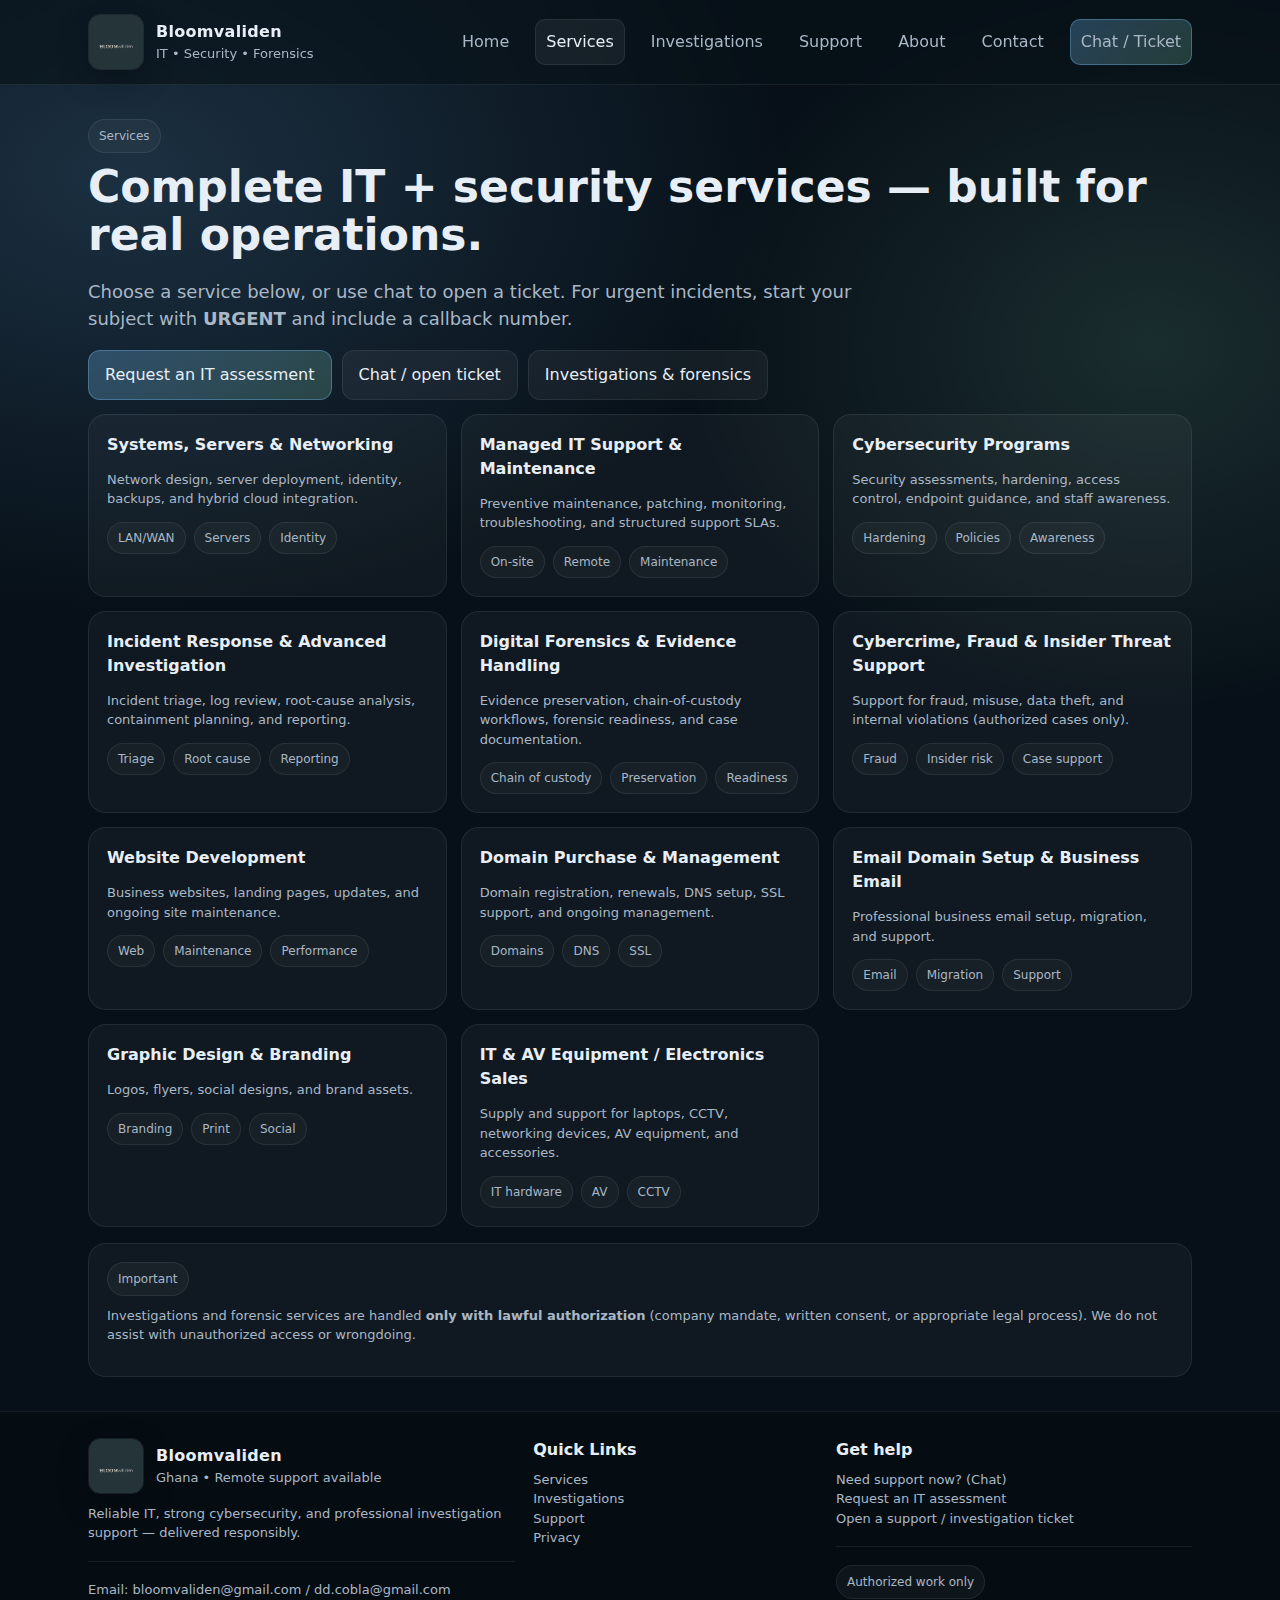
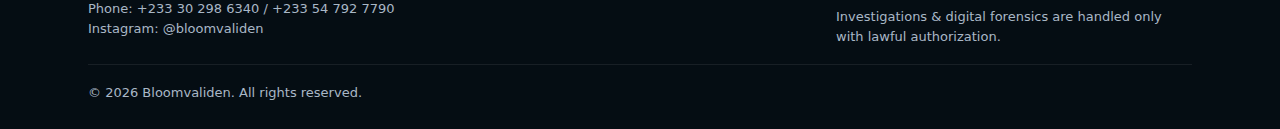
<file: services.html>
<!doctype html>
<html lang="en">
<head>
  <meta charset="utf-8" />
  <meta name="viewport" content="width=device-width, initial-scale=1" />
  <title>Services • Bloomvaliden</title>
  <meta name="description" content="IT Consultancy • Systems, Servers & Networking • Cybersecurity • Digital Forensics • Investigations • Web & Domains • IT/AV Equipment" />
  <link rel="stylesheet" href="assets/css/styles.css" />
</head>
<body>
  <header>
    <div class="container">
      <div class="nav">
        <a class="brand" href="index.html">
          <img src="assets/img/logo.jpg" alt="Bloomvaliden logo" />
          <div>
            <strong>Bloomvaliden</strong>
            <div class="small">IT • Security • Forensics</div>
          </div>
        </a>

        <nav class="navlinks" aria-label="Primary">
            <a class="" href="index.html">Home</a>
            <a class="active" href="services.html">Services</a>
            <a class="" href="investigations.html">Investigations</a>
            <a class="" href="support.html">Support</a>
            <a class="" href="about.html">About</a>
            <a class="" href="contact.html">Contact</a>
            <a class="btn primary" data-open-chat="true" href="support.html">Chat / Ticket</a>
        </nav>

        <button id="menuBtn" class="btn menuBtn" aria-expanded="false" aria-controls="mobileMenu">Menu</button>
      </div>
      <div id="mobileMenu" class="mobileMenu" aria-label="Mobile">
          <a class="" href="index.html">Home</a>
          <a class="active" href="services.html">Services</a>
          <a class="" href="investigations.html">Investigations</a>
          <a class="" href="support.html">Support</a>
          <a class="" href="about.html">About</a>
          <a class="" href="contact.html">Contact</a>
          <a class="btn primary" data-open-chat="true" href="support.html">Chat / Ticket</a>
      </div>
    </div>
  </header>

  <main>
    
<section class="section">
  <div class="container">
    <div class="badge">Services</div>
    <h1 class="h1" style="margin-top:10px">Complete IT + security services — built for real operations.</h1>
    <p class="lead">
      Choose a service below, or use chat to open a ticket. For urgent incidents, start your subject with <strong>URGENT</strong> and include a callback number.
    </p>
    <div style="display:flex;gap:10px;flex-wrap:wrap;margin-top:14px">
      <a class="btn primary" href="contact.html">Request an IT assessment</a>
      <a class="btn" data-open-chat="true" href="support.html">Chat / open ticket</a>
      <a class="btn" href="investigations.html">Investigations & forensics</a>
    </div>

    
<div class="grid cards" style="margin-top:14px">
  <div class="card"><h3>Systems, Servers & Networking</h3><p class="small">Network design, server deployment, identity, backups, and hybrid cloud integration.</p><div class="meta"><span class="pill">LAN/WAN</span><span class="pill">Servers</span><span class="pill">Identity</span></div></div>
  <div class="card"><h3>Managed IT Support & Maintenance</h3><p class="small">Preventive maintenance, patching, monitoring, troubleshooting, and structured support SLAs.</p><div class="meta"><span class="pill">On‑site</span><span class="pill">Remote</span><span class="pill">Maintenance</span></div></div>
  <div class="card"><h3>Cybersecurity Programs</h3><p class="small">Security assessments, hardening, access control, endpoint guidance, and staff awareness.</p><div class="meta"><span class="pill">Hardening</span><span class="pill">Policies</span><span class="pill">Awareness</span></div></div>
  <div class="card"><h3>Incident Response & Advanced Investigation</h3><p class="small">Incident triage, log review, root‑cause analysis, containment planning, and reporting.</p><div class="meta"><span class="pill">Triage</span><span class="pill">Root cause</span><span class="pill">Reporting</span></div></div>
  <div class="card"><h3>Digital Forensics & Evidence Handling</h3><p class="small">Evidence preservation, chain‑of‑custody workflows, forensic readiness, and case documentation.</p><div class="meta"><span class="pill">Chain of custody</span><span class="pill">Preservation</span><span class="pill">Readiness</span></div></div>
  <div class="card"><h3>Cybercrime, Fraud & Insider Threat Support</h3><p class="small">Support for fraud, misuse, data theft, and internal violations (authorized cases only).</p><div class="meta"><span class="pill">Fraud</span><span class="pill">Insider risk</span><span class="pill">Case support</span></div></div>
  <div class="card"><h3>Website Development</h3><p class="small">Business websites, landing pages, updates, and ongoing site maintenance.</p><div class="meta"><span class="pill">Web</span><span class="pill">Maintenance</span><span class="pill">Performance</span></div></div>
  <div class="card"><h3>Domain Purchase & Management</h3><p class="small">Domain registration, renewals, DNS setup, SSL support, and ongoing management.</p><div class="meta"><span class="pill">Domains</span><span class="pill">DNS</span><span class="pill">SSL</span></div></div>
  <div class="card"><h3>Email Domain Setup & Business Email</h3><p class="small">Professional business email setup, migration, and support.</p><div class="meta"><span class="pill">Email</span><span class="pill">Migration</span><span class="pill">Support</span></div></div>
  <div class="card"><h3>Graphic Design & Branding</h3><p class="small">Logos, flyers, social designs, and brand assets.</p><div class="meta"><span class="pill">Branding</span><span class="pill">Print</span><span class="pill">Social</span></div></div>
  <div class="card"><h3>IT & AV Equipment / Electronics Sales</h3><p class="small">Supply and support for laptops, CCTV, networking devices, AV equipment, and accessories.</p><div class="meta"><span class="pill">IT hardware</span><span class="pill">AV</span><span class="pill">CCTV</span></div></div>
</div>


    <div class="card" style="margin-top:16px">
      <div class="badge">Important</div>
      <p class="small" style="margin-top:10px">
        Investigations and forensic services are handled <strong>only with lawful authorization</strong> (company mandate, written consent, or appropriate legal process).
        We do not assist with unauthorized access or wrongdoing.
      </p>
    </div>
  </div>
</section>

  </main>

  <footer>
    <div class="container">
      <div class="footerGrid">
        <div>
          <div class="brand" style="margin-bottom:10px">
            <img src="assets/img/logo.jpg" alt="Bloomvaliden logo" />
            <div>
              <strong>Bloomvaliden</strong>
              <div class="small">Ghana • Remote support available</div>
            </div>
          </div>
          <div class="small">
            Reliable IT, strong cybersecurity, and professional investigation support — delivered responsibly.
          </div>
          <div class="hr"></div>
          <div class="small">Email: <a href="mailto:bloomvaliden@gmail.com">bloomvaliden@gmail.com</a> / <a href="mailto:dd.cobla@gmail.com">dd.cobla@gmail.com</a></div>
          <div class="small">Phone: <a href="tel:+233302986340">+233 30 298 6340</a> / <a href="tel:+233547927790">+233 54 792 7790</a></div>
          <div class="small">Instagram: <a href="https://instagram.com/bloomvaliden" target="_blank" rel="noopener">@bloomvaliden</a></div>
        </div>

        <div>
          <div style="font-weight:800;margin-bottom:8px">Quick Links</div>
          <div class="small"><a href="services.html">Services</a></div>
          <div class="small"><a href="investigations.html">Investigations</a></div>
          <div class="small"><a href="support.html">Support</a></div>
          <div class="small"><a href="pages/privacy.html">Privacy</a></div>
        </div>

        <div>
          <div style="font-weight:800;margin-bottom:8px">Get help</div>
          <div class="small"><a data-open-chat="true" href="support.html">Need support now? (Chat)</a></div>
          <div class="small"><a href="contact.html">Request an IT assessment</a></div>
          <div class="small"><a href="support.html">Open a support / investigation ticket</a></div>
          <div class="hr"></div>
          <div class="small">
            <span class="badge">Authorized work only</span>
            <div style="margin-top:8px;color:var(--muted)">
              Investigations & digital forensics are handled only with lawful authorization.
            </div>
          </div>
        </div>
      </div>
      <div class="hr"></div>
      <div class="small">© 2026 Bloomvaliden. All rights reserved.</div>
    </div>
  </footer>

  <script src="assets/js/main.js"></script>
  <!--Start of Tawk.to Script-->
<script type="text/javascript">
var Tawk_API=Tawk_API||{}, Tawk_LoadStart=new Date();
(function(){
var s1=document.createElement("script"),s0=document.getElementsByTagName("script")[0];
s1.async=true;
s1.src='https://embed.tawk.to/6956f2c218b41f1981f7a662/1jdtq8imv';
s1.charset='UTF-8';
s1.setAttribute('crossorigin','*');
s0.parentNode.insertBefore(s1,s0);
})();
</script>
<!--End of Tawk.to Script-->
</body>
</html>
</file>
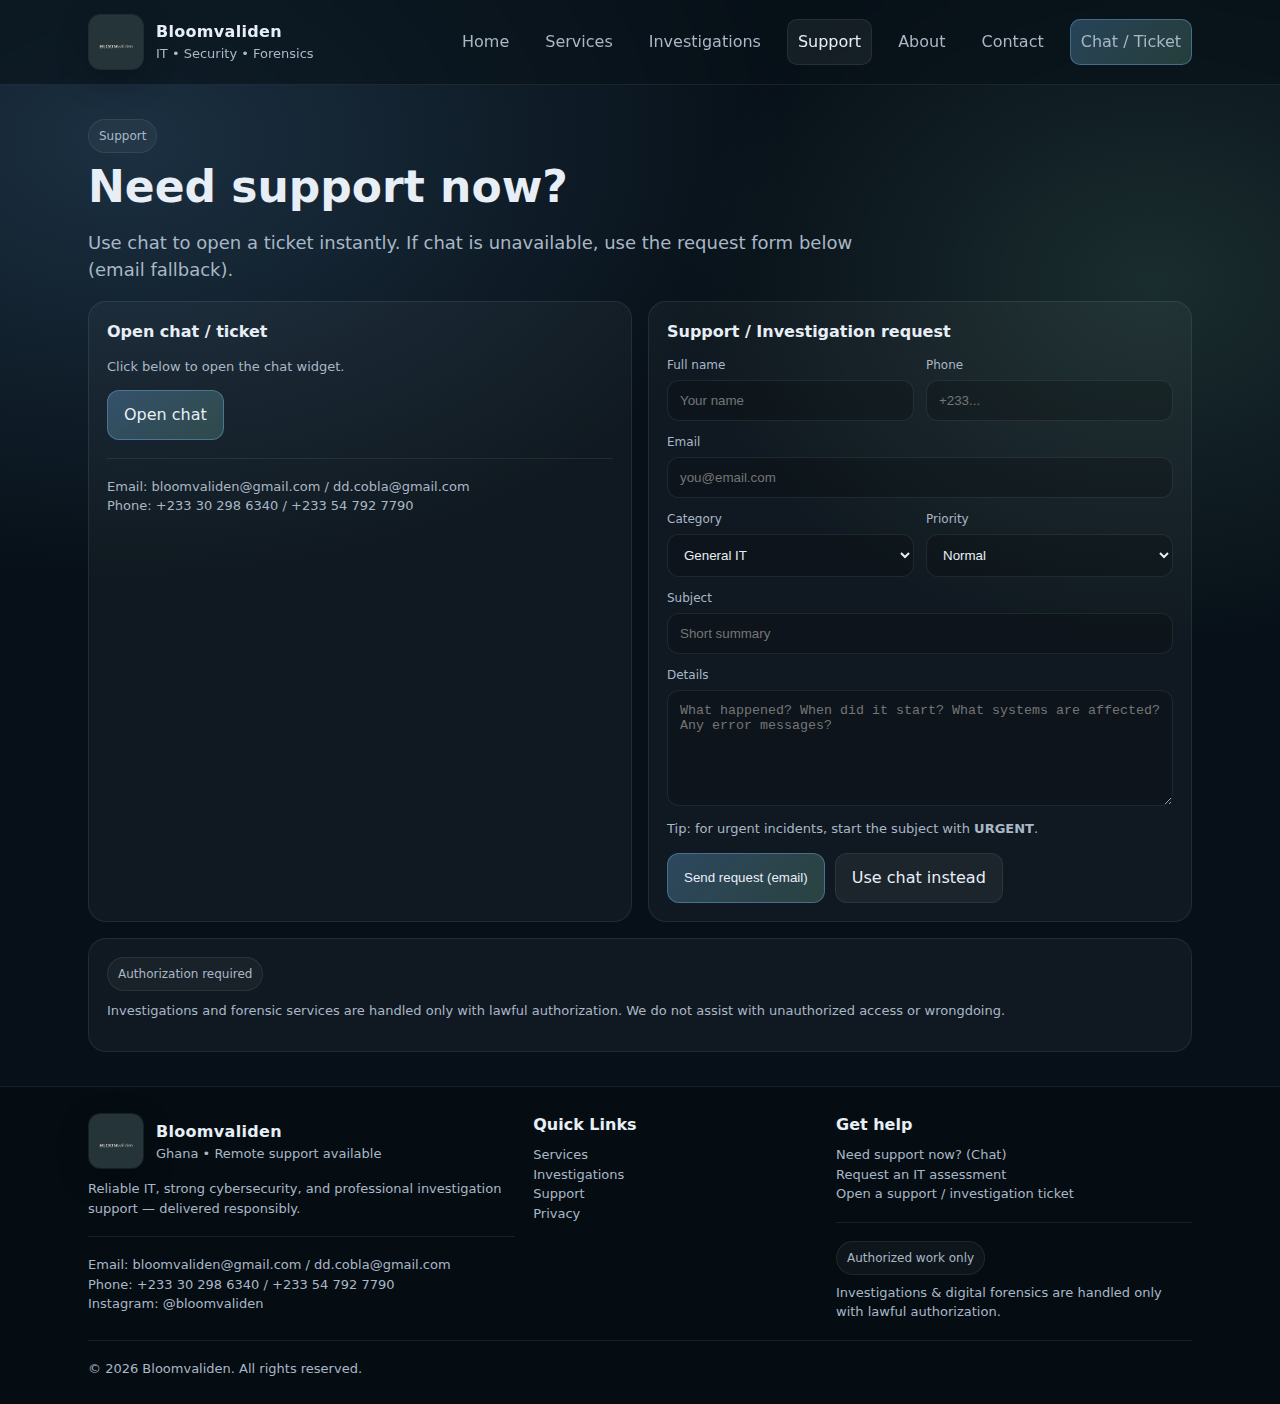
<file: support.html>
<!doctype html>
<html lang="en">
<head>
  <meta charset="utf-8" />
  <meta name="viewport" content="width=device-width, initial-scale=1" />
  <title>Support • Bloomvaliden</title>
  <meta name="description" content="IT Consultancy • Systems, Servers & Networking • Cybersecurity • Digital Forensics • Investigations • Web & Domains • IT/AV Equipment" />
  <link rel="stylesheet" href="assets/css/styles.css" />
</head>
<body>
  <header>
    <div class="container">
      <div class="nav">
        <a class="brand" href="index.html">
          <img src="assets/img/logo.jpg" alt="Bloomvaliden logo" />
          <div>
            <strong>Bloomvaliden</strong>
            <div class="small">IT • Security • Forensics</div>
          </div>
        </a>

        <nav class="navlinks" aria-label="Primary">
            <a class="" href="index.html">Home</a>
            <a class="" href="services.html">Services</a>
            <a class="" href="investigations.html">Investigations</a>
            <a class="active" href="support.html">Support</a>
            <a class="" href="about.html">About</a>
            <a class="" href="contact.html">Contact</a>
            <a class="btn primary" data-open-chat="true" href="support.html">Chat / Ticket</a>
        </nav>

        <button id="menuBtn" class="btn menuBtn" aria-expanded="false" aria-controls="mobileMenu">Menu</button>
      </div>
      <div id="mobileMenu" class="mobileMenu" aria-label="Mobile">
          <a class="" href="index.html">Home</a>
          <a class="" href="services.html">Services</a>
          <a class="" href="investigations.html">Investigations</a>
          <a class="active" href="support.html">Support</a>
          <a class="" href="about.html">About</a>
          <a class="" href="contact.html">Contact</a>
          <a class="btn primary" data-open-chat="true" href="support.html">Chat / Ticket</a>
      </div>
    </div>
  </header>

  <main>
    
<section class="section">
  <div class="container">
    <div class="badge">Support</div>
    <h1 class="h1" style="margin-top:10px">Need support now?</h1>
    <p class="lead">
      Use chat to open a ticket instantly. If chat is unavailable, use the request form below (email fallback).
    </p>

    <div class="split" style="margin-top:14px">
      <div class="card">
        <h3>Open chat / ticket</h3>
        <p class="small">Click below to open the chat widget.</p>
        <div style="margin-top:12px">
          <a class="btn primary" data-open-chat="true" href="support.html">Open chat</a>
        </div>
        <div class="hr"></div>
        <div class="small">Email: <a href="mailto:bloomvaliden@gmail.com">bloomvaliden@gmail.com</a> / <a href="mailto:dd.cobla@gmail.com">dd.cobla@gmail.com</a></div>
        <div class="small">Phone: <a href="tel:+233302986340">+233 30 298 6340</a> / <a href="tel:+233547927790">+233 54 792 7790</a></div>
      </div>

      <div class="card">
        <h3>Support / Investigation request</h3>
        <form id="supportRequestForm" data-to="dd.cobla@gmail.com?cc=bloomvaliden@gmail.com" style="margin-top:12px">
          <div class="grid" style="grid-template-columns:1fr 1fr; gap:12px">
            <div>
              <label for="sr_name">Full name</label>
              <input id="sr_name" name="name" required placeholder="Your name" />
            </div>
            <div>
              <label for="sr_phone">Phone</label>
              <input id="sr_phone" name="phone" placeholder="+233..." />
            </div>
            <div style="grid-column:1/-1">
              <label for="sr_email">Email</label>
              <input id="sr_email" type="email" name="email" required placeholder="you@email.com" />
            </div>
            <div>
              <label for="sr_category">Category</label>
              <select id="sr_category" name="category">
                <option>General IT</option>
                <option>IT Consultancy</option>
                <option>Servers & Networking</option>
                <option>Cybersecurity</option>
                <option>Incident Response</option>
                <option>Digital Forensics / Investigation</option>
                <option>Website Development</option>
                <option>Domain / DNS / SSL</option>
                <option>Business Email</option>
                <option>Graphic Design</option>
                <option>IT & AV Equipment</option>
              </select>
            </div>
            <div>
              <label for="sr_priority">Priority</label>
              <select id="sr_priority" name="priority">
                <option>Normal</option>
                <option>High</option>
                <option>Urgent</option>
              </select>
            </div>
            <div style="grid-column:1/-1">
              <label for="sr_subject">Subject</label>
              <input id="sr_subject" name="subject" required placeholder="Short summary" />
            </div>
            <div style="grid-column:1/-1">
              <label for="sr_details">Details</label>
              <textarea id="sr_details" name="details" required rows="6" placeholder="What happened? When did it start? What systems are affected? Any error messages?"></textarea>
              <div class="small" style="margin-top:6px">
                Tip: for urgent incidents, start the subject with <strong>URGENT</strong>.
              </div>
            </div>
          </div>

          <div style="margin-top:14px; display:flex; gap:10px; flex-wrap:wrap">
            <button class="btn primary" type="submit">Send request (email)</button>
            <a class="btn" data-open-chat="true" href="support.html">Use chat instead</a>
          </div>
        </form>
      </div>
    </div>

    <div class="card" style="margin-top:16px">
      <div class="badge">Authorization required</div>
      <p class="small" style="margin-top:10px">
        Investigations and forensic services are handled only with lawful authorization. We do not assist with unauthorized access or wrongdoing.
      </p>
    </div>
  </div>
</section>

  </main>

  <footer>
    <div class="container">
      <div class="footerGrid">
        <div>
          <div class="brand" style="margin-bottom:10px">
            <img src="assets/img/logo.jpg" alt="Bloomvaliden logo" />
            <div>
              <strong>Bloomvaliden</strong>
              <div class="small">Ghana • Remote support available</div>
            </div>
          </div>
          <div class="small">
            Reliable IT, strong cybersecurity, and professional investigation support — delivered responsibly.
          </div>
          <div class="hr"></div>
          <div class="small">Email: <a href="mailto:bloomvaliden@gmail.com">bloomvaliden@gmail.com</a> / <a href="mailto:dd.cobla@gmail.com">dd.cobla@gmail.com</a></div>
          <div class="small">Phone: <a href="tel:+233302986340">+233 30 298 6340</a> / <a href="tel:+233547927790">+233 54 792 7790</a></div>
          <div class="small">Instagram: <a href="https://instagram.com/bloomvaliden" target="_blank" rel="noopener">@bloomvaliden</a></div>
        </div>

        <div>
          <div style="font-weight:800;margin-bottom:8px">Quick Links</div>
          <div class="small"><a href="services.html">Services</a></div>
          <div class="small"><a href="investigations.html">Investigations</a></div>
          <div class="small"><a href="support.html">Support</a></div>
          <div class="small"><a href="pages/privacy.html">Privacy</a></div>
        </div>

        <div>
          <div style="font-weight:800;margin-bottom:8px">Get help</div>
          <div class="small"><a data-open-chat="true" href="support.html">Need support now? (Chat)</a></div>
          <div class="small"><a href="contact.html">Request an IT assessment</a></div>
          <div class="small"><a href="support.html">Open a support / investigation ticket</a></div>
          <div class="hr"></div>
          <div class="small">
            <span class="badge">Authorized work only</span>
            <div style="margin-top:8px;color:var(--muted)">
              Investigations & digital forensics are handled only with lawful authorization.
            </div>
          </div>
        </div>
      </div>
      <div class="hr"></div>
      <div class="small">© 2026 Bloomvaliden. All rights reserved.</div>
    </div>
  </footer>

  <script src="assets/js/main.js"></script>
  <!--Start of Tawk.to Script-->
<script type="text/javascript">
var Tawk_API=Tawk_API||{}, Tawk_LoadStart=new Date();
(function(){
var s1=document.createElement("script"),s0=document.getElementsByTagName("script")[0];
s1.async=true;
s1.src='https://embed.tawk.to/6956f2c218b41f1981f7a662/1jdtq8imv';
s1.charset='UTF-8';
s1.setAttribute('crossorigin','*');
s0.parentNode.insertBefore(s1,s0);
})();
</script>
<!--End of Tawk.to Script-->
</body>
</html>
</file>
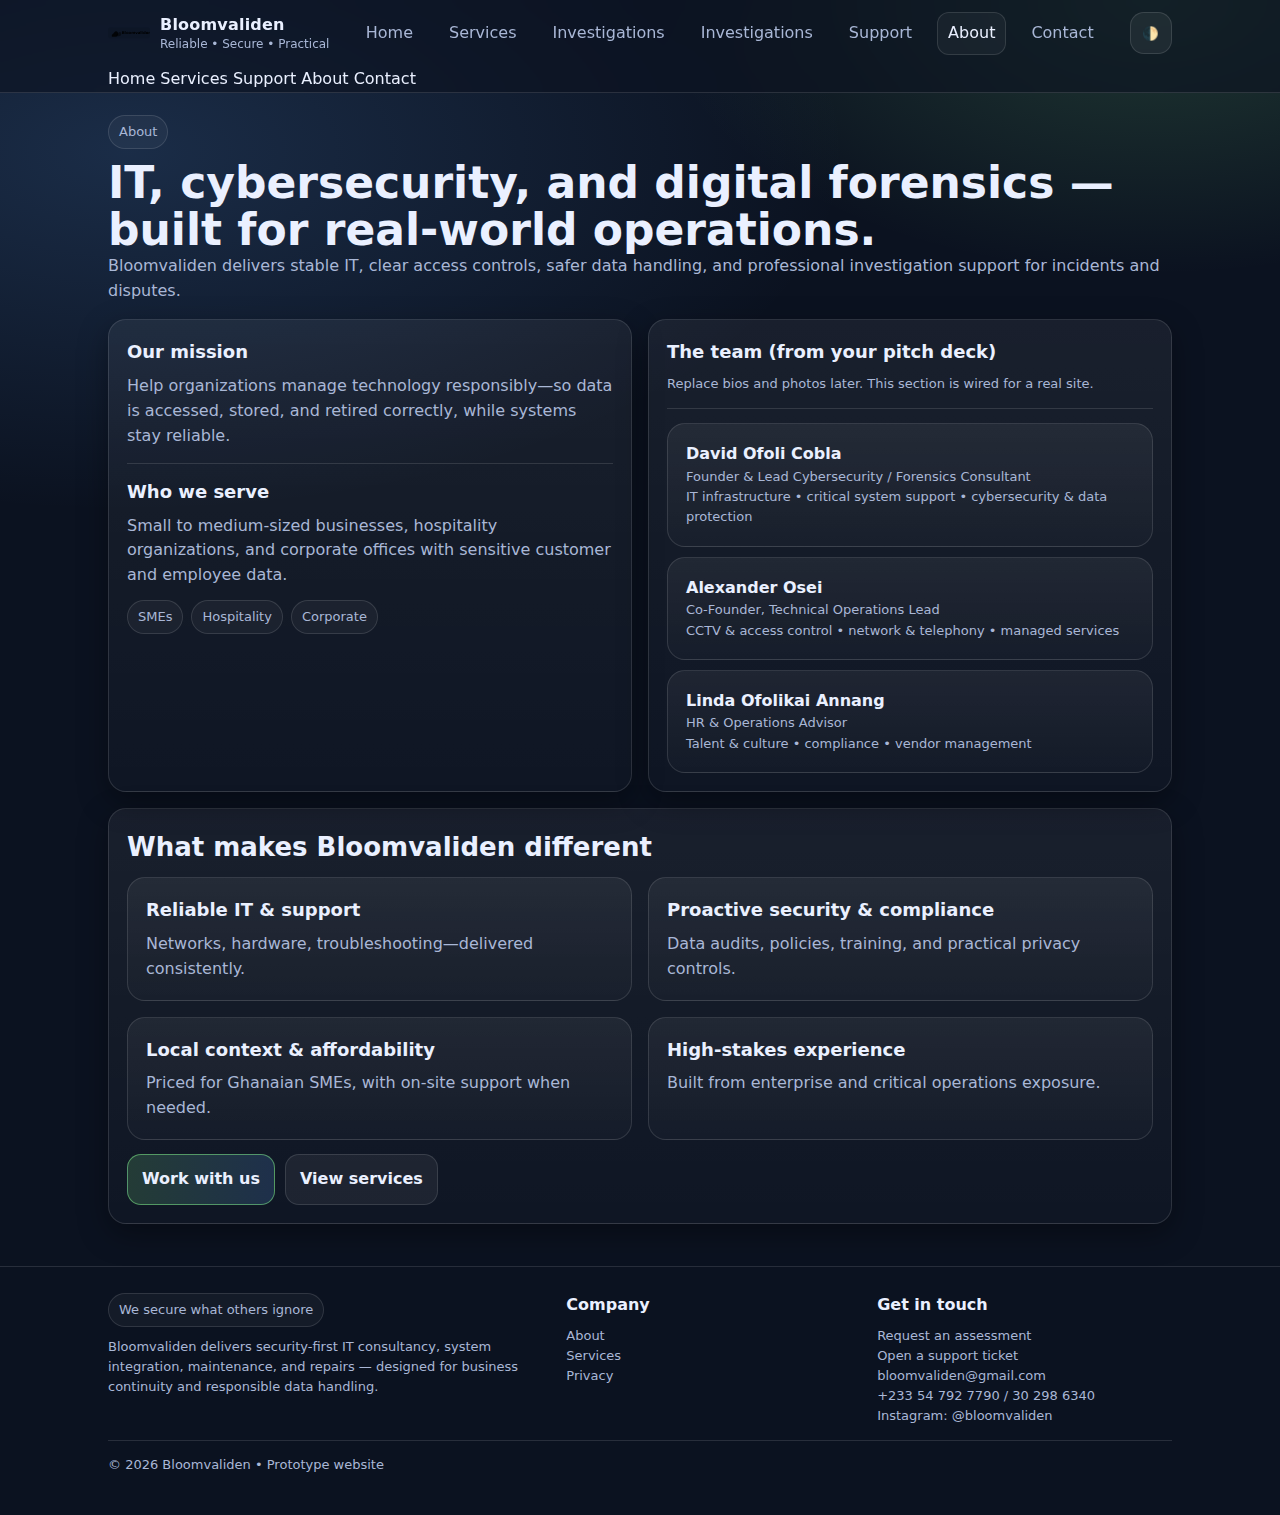
<file: bloomvaliden-prototype/about.html>
<!doctype html>
<html lang="en" data-theme="dark">
<head>
  <meta charset="utf-8" />
  <meta name="viewport" content="width=device-width, initial-scale=1" />
  <meta name="description" content="Bloomvaliden – Reliable. Secure. Practical IT Solutions for Business Continuity." />
  <title>About • Bloomvaliden</title>
  <link rel="icon" href="assets/img/logo.svg" type="image/svg+xml" />
  <link rel="stylesheet" href="assets/css/styles.css" />
  
</head>
<body>
<header>
  <div class="container">
    <div class="nav">
      <a class="brand" href="index.html" aria-label="Bloomvaliden home">
        <img src="assets/img/logo.svg" alt="Bloomvaliden logo" />
        <div>
          <div class="title">Bloomvaliden</div>
          <div class="subtitle">Reliable • Secure • Practical</div>
        </div>
      </a>

      <nav class="navlinks" aria-label="Primary">
        <a class="" href="index.html">Home</a>
<a class="" href="services.html">Services</a>
      <a class="" href="investigations.html">Investigations</a>
        <a class="" href="investigations.html">Investigations</a>
<a class="" href="support.html">Support</a>
<a class="active" href="about.html">About</a>
<a class="" href="contact.html">Contact</a>
      </nav>

      <div class="navright">
        <button class="iconbtn" data-theme-toggle aria-label="Toggle theme">🌓</button>
        <button class="iconbtn burger" data-burger aria-label="Open menu">☰</button>
      </div>
    </div>

    <div class="mobilemenu" data-mobilemenu>
      <a class="" href="index.html">Home</a>
<a class="" href="services.html">Services</a>
<a class="" href="support.html">Support</a>
<a class="active" href="about.html">About</a>
<a class="" href="contact.html">Contact</a>
    </div>
  </div>
</header>

<main>

<section class="section">
  <div class="container">
    <div class="badge">About</div>
    <h1 class="h1" style="margin-top:10px">IT, cybersecurity, and digital forensics — built for real-world operations.</h1>
    <p class="lead">Bloomvaliden delivers stable IT, clear access controls, safer data handling, and professional investigation support for incidents and disputes.</p>

    <div class="grid cards2" style="margin-top:16px">
      <div class="card">
        <h3>Our mission</h3>
        <p>
          Help organizations manage technology responsibly—so data is accessed, stored, and retired correctly, while systems stay reliable.
        </p>
        <div class="hr"></div>
        <h3>Who we serve</h3>
        <p>Small to medium-sized businesses, hospitality organizations, and corporate offices with sensitive customer and employee data.</p>
        <div class="meta">
          <span class="badge">SMEs</span><span class="badge">Hospitality</span><span class="badge">Corporate</span>
        </div>
      </div>

      <div class="card">
        <h3>The team (from your pitch deck)</h3>
        <p class="small">Replace bios and photos later. This section is wired for a real site.</p>
        <div class="hr"></div>

        <div class="card" style="box-shadow:none">
          <strong>David Ofoli Cobla</strong>
          <div class="small">Founder & Lead Cybersecurity / Forensics Consultant</div>
          <div class="small">IT infrastructure • critical system support • cybersecurity & data protection</div>
        </div>

        <div class="card" style="box-shadow:none; margin-top:10px">
          <strong>Alexander Osei</strong>
          <div class="small">Co‑Founder, Technical Operations Lead</div>
          <div class="small">CCTV & access control • network & telephony • managed services</div>
        </div>

        <div class="card" style="box-shadow:none; margin-top:10px">
          <strong>Linda Ofolikai Annang</strong>
          <div class="small">HR & Operations Advisor</div>
          <div class="small">Talent & culture • compliance • vendor management</div>
        </div>
      </div>
    </div>

    <div class="card" style="margin-top:16px">
      <h2 style="margin:0 0 10px">What makes Bloomvaliden different</h2>
      <div class="grid cards2" style="margin-top:10px">
        <div class="card" style="box-shadow:none">
          <h3>Reliable IT & support</h3>
          <p>Networks, hardware, troubleshooting—delivered consistently.</p>
        </div>
        <div class="card" style="box-shadow:none">
          <h3>Proactive security & compliance</h3>
          <p>Data audits, policies, training, and practical privacy controls.</p>
        </div>
        <div class="card" style="box-shadow:none">
          <h3>Local context & affordability</h3>
          <p>Priced for Ghanaian SMEs, with on‑site support when needed.</p>
        </div>
        <div class="card" style="box-shadow:none">
          <h3>High-stakes experience</h3>
          <p>Built from enterprise and critical operations exposure.</p>
        </div>
      </div>

      <div style="margin-top:14px; display:flex; gap:10px; flex-wrap:wrap">
        <a class="btn primary" href="contact.html">Work with us</a>
        <a class="btn" href="services.html">View services</a>
      </div>
    </div>
  </div>
</section>

</main>

<footer class="footer">
  <div class="container">
    <div class="footergrid">
      <div>
        <div class="badge">We secure what others ignore</div>
        <p class="muted" style="margin-top:10px">
          Bloomvaliden delivers security-first IT consultancy, system integration, maintenance, and repairs — designed for business continuity and responsible data handling.
        </p>
      </div>
      <div>
        <div style="font-weight:800;margin-bottom:8px">Company</div>
        <div class="muted"><a href="about.html">About</a></div>
        <div class="muted"><a href="services.html">Services</a></div>
        <div class="muted"><a href="pages/privacy.html">Privacy</a></div>
      </div>
      <div>
        <div style="font-weight:800;margin-bottom:8px">Get in touch</div>
        <div class="muted"><a href="contact.html">Request an assessment</a></div>
<div class="muted"><a href="support.html">Open a support ticket</a></div>
<div class="muted"><a href="mailto:bloomvaliden@gmail.com">bloomvaliden@gmail.com</a></div>
<div class="muted"><a href="tel:+233547927790">+233 54 792 7790 / 30 298 6340</a></div>
<div class="muted"><a href="https://instagram.com/bloomvaliden" target="_blank" rel="noopener">Instagram: @bloomvaliden</a></div>
</div>
    </div>
    <div class="hr"></div>
    <div class="muted">© 2026 Bloomvaliden • Prototype website</div>
  </div>
</footer>

<script src="assets/js/main.js"></script>
</body>
</html>
</file>
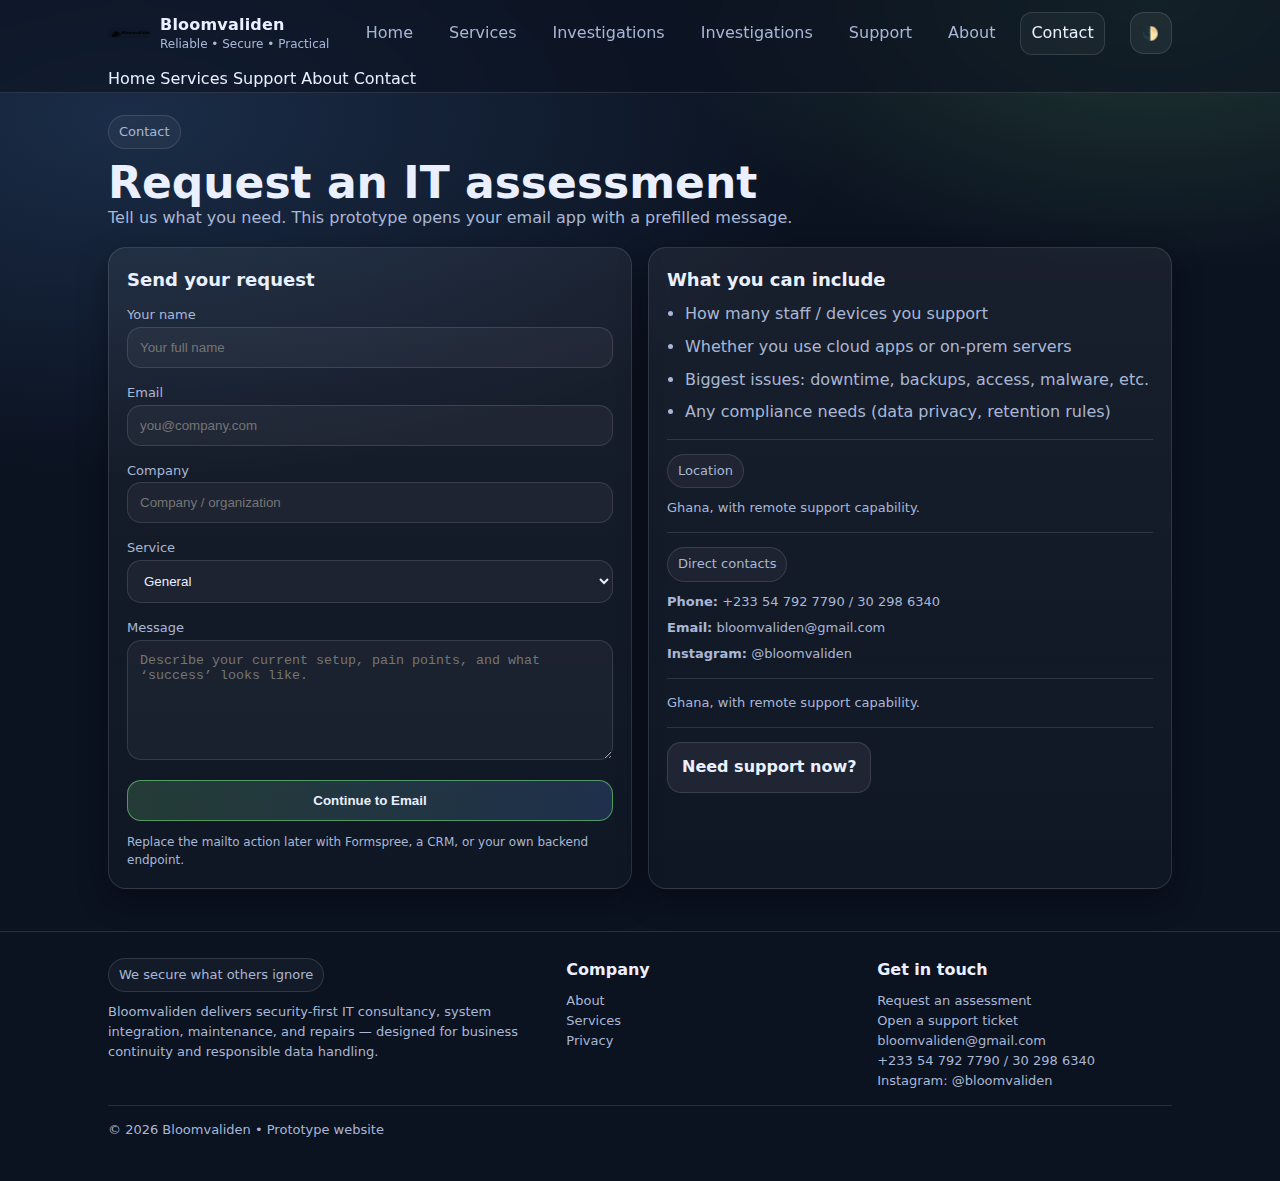
<file: bloomvaliden-prototype/contact.html>
<!doctype html>
<html lang="en" data-theme="dark">
<head>
  <meta charset="utf-8" />
  <meta name="viewport" content="width=device-width, initial-scale=1" />
  <meta name="description" content="Bloomvaliden – Reliable. Secure. Practical IT Solutions for Business Continuity." />
  <title>Contact • Bloomvaliden</title>
  <link rel="icon" href="assets/img/logo.svg" type="image/svg+xml" />
  <link rel="stylesheet" href="assets/css/styles.css" />
  
</head>
<body>
<header>
  <div class="container">
    <div class="nav">
      <a class="brand" href="index.html" aria-label="Bloomvaliden home">
        <img src="assets/img/logo.svg" alt="Bloomvaliden logo" />
        <div>
          <div class="title">Bloomvaliden</div>
          <div class="subtitle">Reliable • Secure • Practical</div>
        </div>
      </a>

      <nav class="navlinks" aria-label="Primary">
        <a class="" href="index.html">Home</a>
<a class="" href="services.html">Services</a>
      <a class="" href="investigations.html">Investigations</a>
        <a class="" href="investigations.html">Investigations</a>
<a class="" href="support.html">Support</a>
<a class="" href="about.html">About</a>
<a class="active" href="contact.html">Contact</a>
      </nav>

      <div class="navright">
        <button class="iconbtn" data-theme-toggle aria-label="Toggle theme">🌓</button>
        <button class="iconbtn burger" data-burger aria-label="Open menu">☰</button>
      </div>
    </div>

    <div class="mobilemenu" data-mobilemenu>
      <a class="" href="index.html">Home</a>
<a class="" href="services.html">Services</a>
<a class="" href="support.html">Support</a>
<a class="" href="about.html">About</a>
<a class="active" href="contact.html">Contact</a>
    </div>
  </div>
</header>

<main>

<section class="section">
  <div class="container">
    <div class="badge">Contact</div>
    <h1 class="h1" style="margin-top:10px">Request an IT assessment</h1>
    <p class="lead">Tell us what you need. This prototype opens your email app with a prefilled message.</p>

    <div class="grid cards2" style="margin-top:16px">
      <div class="card">
        <h3>Send your request</h3>
        <form class="form" data-contact-form>
          <div>
            <label for="c_name">Your name</label>
            <input class="input" id="c_name" name="name" placeholder="Your full name" required />
          </div>
          <div>
            <label for="c_email">Email</label>
            <input class="input" id="c_email" name="email" type="email" placeholder="you@company.com" required />
          </div>
          <div>
            <label for="c_company">Company</label>
            <input class="input" id="c_company" name="company" placeholder="Company / organization" />
          </div>
          <div>
            <label for="c_service">Service</label>
            <select id="c_service" name="service">
              <option value="General">General</option>
              <option value="System Integration">System Integration</option>
              <option value="Managed IT Support">Managed IT Support</option>
              <option value="Cybersecurity & Data Protection">Cybersecurity & Data Protection</option>
              <option value="Incident Response / Investigation">Incident Response / Investigation</option>
              <option value="Digital Forensics">Digital Forensics</option>
              <option value="Maintenance & Repairs">Maintenance & Repairs</option>
            </select>
          </div>
          <div>
            <label for="c_msg">Message</label>
            <textarea id="c_msg" name="message" placeholder="Describe your current setup, pain points, and what ‘success’ looks like." required></textarea>
          </div>

          <button class="btn primary" type="submit">Continue to Email</button>
          <div class="alert" data-form-status hidden></div>
          <div class="help">Replace the mailto action later with Formspree, a CRM, or your own backend endpoint.</div>
        </form>
      </div>

      <div class="card">
        <h3>What you can include</h3>
        <ul class="list">
          <li>How many staff / devices you support</li>
          <li>Whether you use cloud apps or on‑prem servers</li>
          <li>Biggest issues: downtime, backups, access, malware, etc.</li>
          <li>Any compliance needs (data privacy, retention rules)</li>
        </ul>
        <div class="hr"></div>
        <div class="badge">Location</div>
        <p class="small" style="margin-top:10px">Ghana, with remote support capability.</p>
        <div class="hr"></div>
        <div class="badge">Direct contacts</div>
        <div class="small" style="margin-top:10px">
          <div><strong>Phone:</strong> <a href="tel:+233547927790">+233 54 792 7790 / 30 298 6340</a></div>
          <div style="margin-top:6px"><strong>Email:</strong> <a href="mailto:bloomvaliden@gmail.com">bloomvaliden@gmail.com</a></div>
          <div style="margin-top:6px"><strong>Instagram:</strong> <a href="https://instagram.com/bloomvaliden" target="_blank" rel="noopener">@bloomvaliden</a></div>
        </div>
        <div class="hr"></div>
        <p class="small" style="margin-top:10px">Ghana, with remote support capability.</p>
        <div class="hr"></div>
        <a class="btn" href="support.html">Need support now?</a>
      </div>
    </div>
  </div>
</section>

</main>

<footer class="footer">
  <div class="container">
    <div class="footergrid">
      <div>
        <div class="badge">We secure what others ignore</div>
        <p class="muted" style="margin-top:10px">
          Bloomvaliden delivers security-first IT consultancy, system integration, maintenance, and repairs — designed for business continuity and responsible data handling.
        </p>
      </div>
      <div>
        <div style="font-weight:800;margin-bottom:8px">Company</div>
        <div class="muted"><a href="about.html">About</a></div>
        <div class="muted"><a href="services.html">Services</a></div>
        <div class="muted"><a href="pages/privacy.html">Privacy</a></div>
      </div>
      <div>
        <div style="font-weight:800;margin-bottom:8px">Get in touch</div>
        <div class="muted"><a href="contact.html">Request an assessment</a></div>
<div class="muted"><a href="support.html">Open a support ticket</a></div>
<div class="muted"><a href="mailto:bloomvaliden@gmail.com">bloomvaliden@gmail.com</a></div>
<div class="muted"><a href="tel:+233547927790">+233 54 792 7790 / 30 298 6340</a></div>
<div class="muted"><a href="https://instagram.com/bloomvaliden" target="_blank" rel="noopener">Instagram: @bloomvaliden</a></div>
</div>
    </div>
    <div class="hr"></div>
    <div class="muted">© 2026 Bloomvaliden • Prototype website</div>
  </div>
</footer>

<script src="assets/js/main.js"></script>
</body>
</html>
</file>
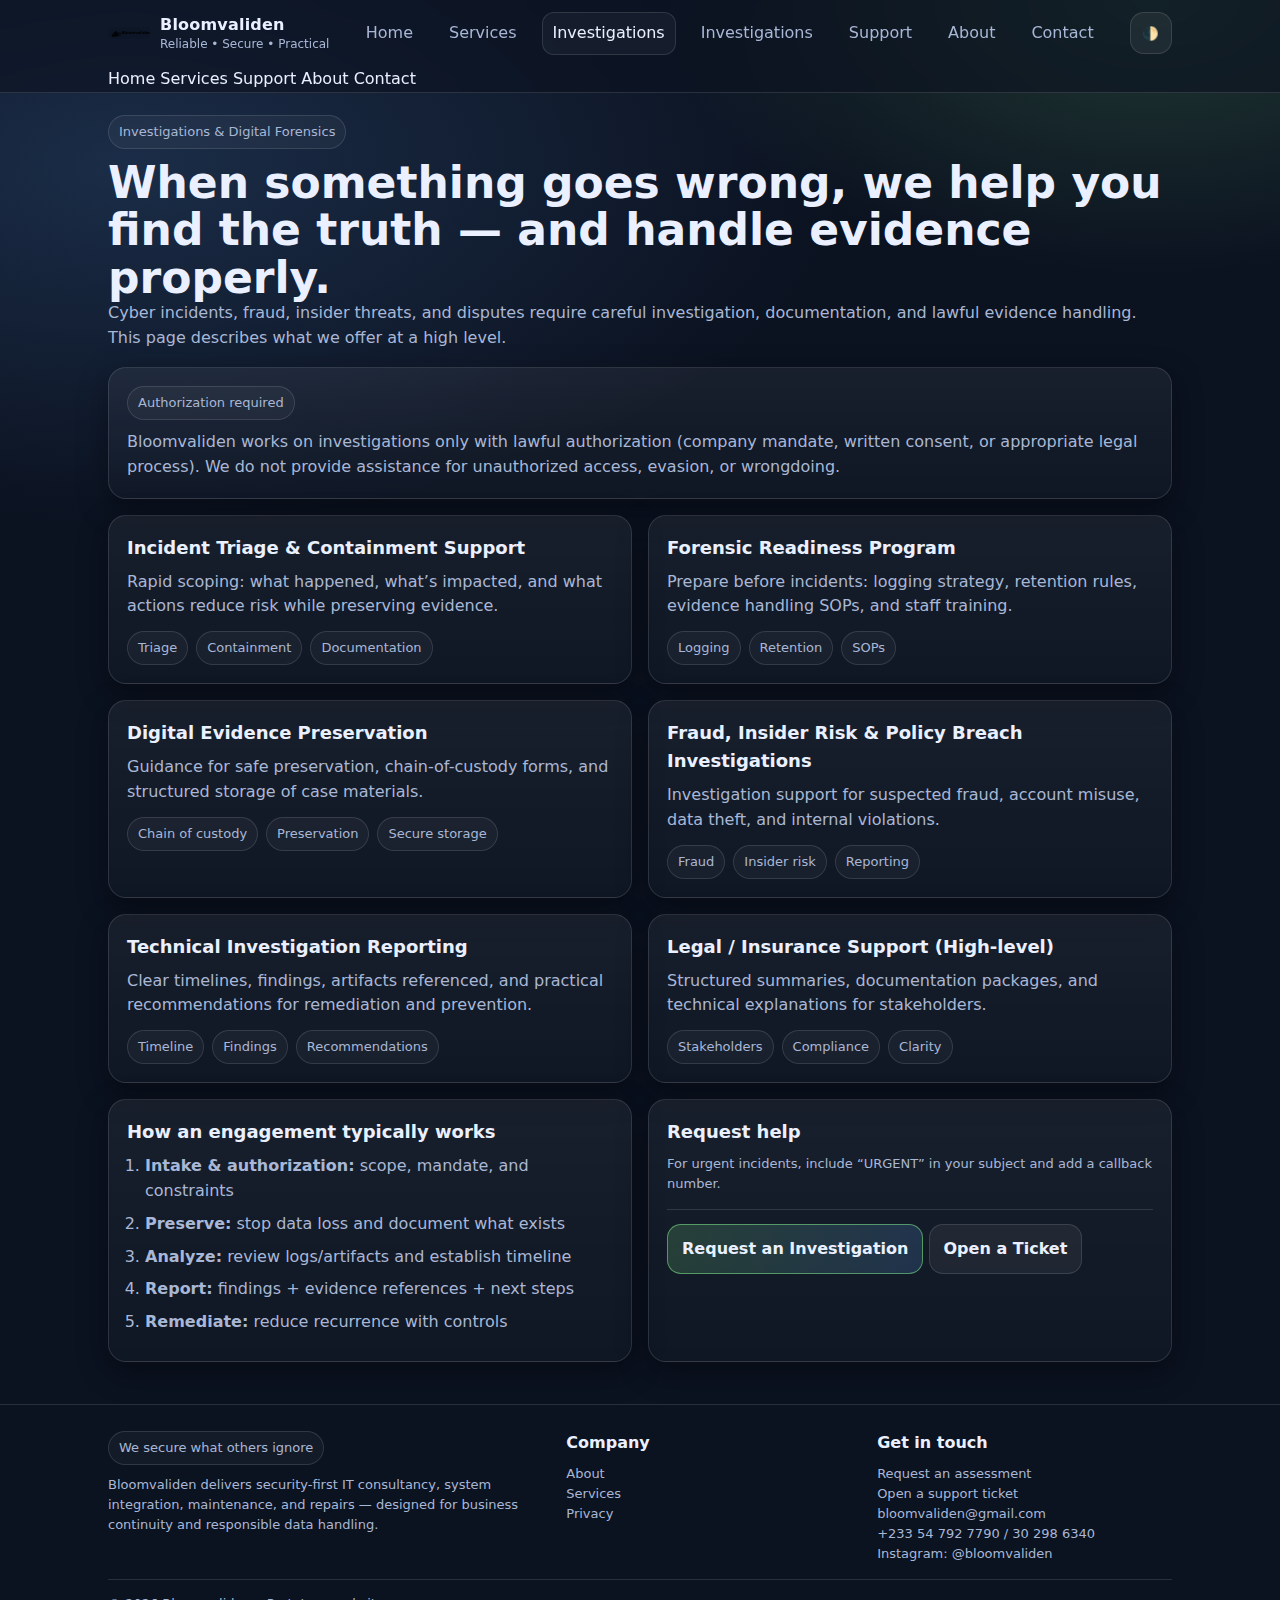
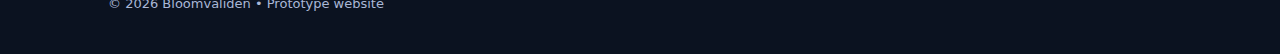
<file: bloomvaliden-prototype/investigations.html>
<!doctype html>
<html lang="en" data-theme="dark">
<head>
  <meta charset="utf-8" />
  <meta name="viewport" content="width=device-width, initial-scale=1" />
  <meta name="description" content="Bloomvaliden – Reliable. Secure. Practical IT Solutions for Business Continuity." />
  <title>Investigations • Bloomvaliden</title>
  <link rel="icon" href="assets/img/logo.svg" type="image/svg+xml" />
  <link rel="stylesheet" href="assets/css/styles.css" />
  
</head>
<body>
<header>
  <div class="container">
    <div class="nav">
      <a class="brand" href="index.html" aria-label="Bloomvaliden home">
        <img src="assets/img/logo.svg" alt="Bloomvaliden logo" />
        <div>
          <div class="title">Bloomvaliden</div>
          <div class="subtitle">Reliable • Secure • Practical</div>
        </div>
      </a>

      <nav class="navlinks" aria-label="Primary">
        <a class="" href="index.html">Home</a>
<a class="" href="services.html">Services</a>
      <a class="active" href="investigations.html">Investigations</a>
        <a class="" href="investigations.html">Investigations</a>
<a class="" href="support.html">Support</a>
<a class="" href="about.html">About</a>
<a class="" href="contact.html">Contact</a>
      </nav>

      <div class="navright">
        <button class="iconbtn" data-theme-toggle aria-label="Toggle theme">🌓</button>
        <button class="iconbtn burger" data-burger aria-label="Open menu">☰</button>
      </div>
    </div>

    <div class="mobilemenu" data-mobilemenu>
      <a class="" href="index.html">Home</a>
<a class="" href="services.html">Services</a>
<a class="" href="support.html">Support</a>
<a class="" href="about.html">About</a>
<a class="" href="contact.html">Contact</a>
    </div>
  </div>
</header>

<main>

<section class="section">
  <div class="container">
    <div class="badge">Investigations & Digital Forensics</div>
    <h1 class="h1" style="margin-top:10px">When something goes wrong, we help you find the truth — and handle evidence properly.</h1>
    <p class="lead">
      Cyber incidents, fraud, insider threats, and disputes require careful investigation, documentation, and lawful evidence handling.
      This page describes what we offer at a high level.
    </p>

    <div class="card" style="margin-top:16px">
      <div class="badge">Authorization required</div>
      <p style="margin-top:10px;color:var(--muted)">
        Bloomvaliden works on investigations only with lawful authorization (company mandate, written consent, or appropriate legal process).
        We do not provide assistance for unauthorized access, evasion, or wrongdoing.
      </p>
    </div>

    <div class="grid cards2" style="margin-top:16px">
      <div class="card">
        <h3>Incident Triage & Containment Support</h3>
        <p>Rapid scoping: what happened, what’s impacted, and what actions reduce risk while preserving evidence.</p>
        <div class="meta">
          <span class="badge">Triage</span><span class="badge">Containment</span><span class="badge">Documentation</span>
        </div>
      </div>

      <div class="card">
        <h3>Forensic Readiness Program</h3>
        <p>Prepare before incidents: logging strategy, retention rules, evidence handling SOPs, and staff training.</p>
        <div class="meta">
          <span class="badge">Logging</span><span class="badge">Retention</span><span class="badge">SOPs</span>
        </div>
      </div>

      <div class="card">
        <h3>Digital Evidence Preservation</h3>
        <p>Guidance for safe preservation, chain-of-custody forms, and structured storage of case materials.</p>
        <div class="meta">
          <span class="badge">Chain of custody</span><span class="badge">Preservation</span><span class="badge">Secure storage</span>
        </div>
      </div>

      <div class="card">
        <h3>Fraud, Insider Risk & Policy Breach Investigations</h3>
        <p>Investigation support for suspected fraud, account misuse, data theft, and internal violations.</p>
        <div class="meta">
          <span class="badge">Fraud</span><span class="badge">Insider risk</span><span class="badge">Reporting</span>
        </div>
      </div>

      <div class="card">
        <h3>Technical Investigation Reporting</h3>
        <p>Clear timelines, findings, artifacts referenced, and practical recommendations for remediation and prevention.</p>
        <div class="meta">
          <span class="badge">Timeline</span><span class="badge">Findings</span><span class="badge">Recommendations</span>
        </div>
      </div>

      <div class="card">
        <h3>Legal / Insurance Support (High-level)</h3>
        <p>Structured summaries, documentation packages, and technical explanations for stakeholders.</p>
        <div class="meta">
          <span class="badge">Stakeholders</span><span class="badge">Compliance</span><span class="badge">Clarity</span>
        </div>
      </div>
    </div>

    <div class="grid cards2" style="margin-top:16px">
      <div class="card">
        <h3>How an engagement typically works</h3>
        <ol class="list">
          <li><strong>Intake & authorization:</strong> scope, mandate, and constraints</li>
          <li><strong>Preserve:</strong> stop data loss and document what exists</li>
          <li><strong>Analyze:</strong> review logs/artifacts and establish timeline</li>
          <li><strong>Report:</strong> findings + evidence references + next steps</li>
          <li><strong>Remediate:</strong> reduce recurrence with controls</li>
        </ol>
      </div>

      <div class="card">
        <h3>Request help</h3>
        <p class="small">For urgent incidents, include “URGENT” in your subject and add a callback number.</p>
        <div class="hr"></div>
        <a class="btn primary" href="contact.html">Request an Investigation</a>
        <a class="btn" href="support.html">Open a Ticket</a>
      </div>
    </div>
  </div>
</section></main>

<footer class="footer">
  <div class="container">
    <div class="footergrid">
      <div>
        <div class="badge">We secure what others ignore</div>
        <p class="muted" style="margin-top:10px">
          Bloomvaliden delivers security-first IT consultancy, system integration, maintenance, and repairs — designed for business continuity and responsible data handling.
        </p>
      </div>
      <div>
        <div style="font-weight:800;margin-bottom:8px">Company</div>
        <div class="muted"><a href="about.html">About</a></div>
        <div class="muted"><a href="services.html">Services</a></div>
        <div class="muted"><a href="pages/privacy.html">Privacy</a></div>
      </div>
      <div>
        <div style="font-weight:800;margin-bottom:8px">Get in touch</div>
        <div class="muted"><a href="contact.html">Request an assessment</a></div>
<div class="muted"><a href="support.html">Open a support ticket</a></div>
<div class="muted"><a href="mailto:bloomvaliden@gmail.com">bloomvaliden@gmail.com</a></div>
<div class="muted"><a href="tel:+233547927790">+233 54 792 7790 / 30 298 6340</a></div>
<div class="muted"><a href="https://instagram.com/bloomvaliden" target="_blank" rel="noopener">Instagram: @bloomvaliden</a></div>
</div>
    </div>
    <div class="hr"></div>
    <div class="muted">© 2026 Bloomvaliden • Prototype website</div>
  </div>
</footer>

<script src="assets/js/main.js"></script>
</body>
</html>
</file>
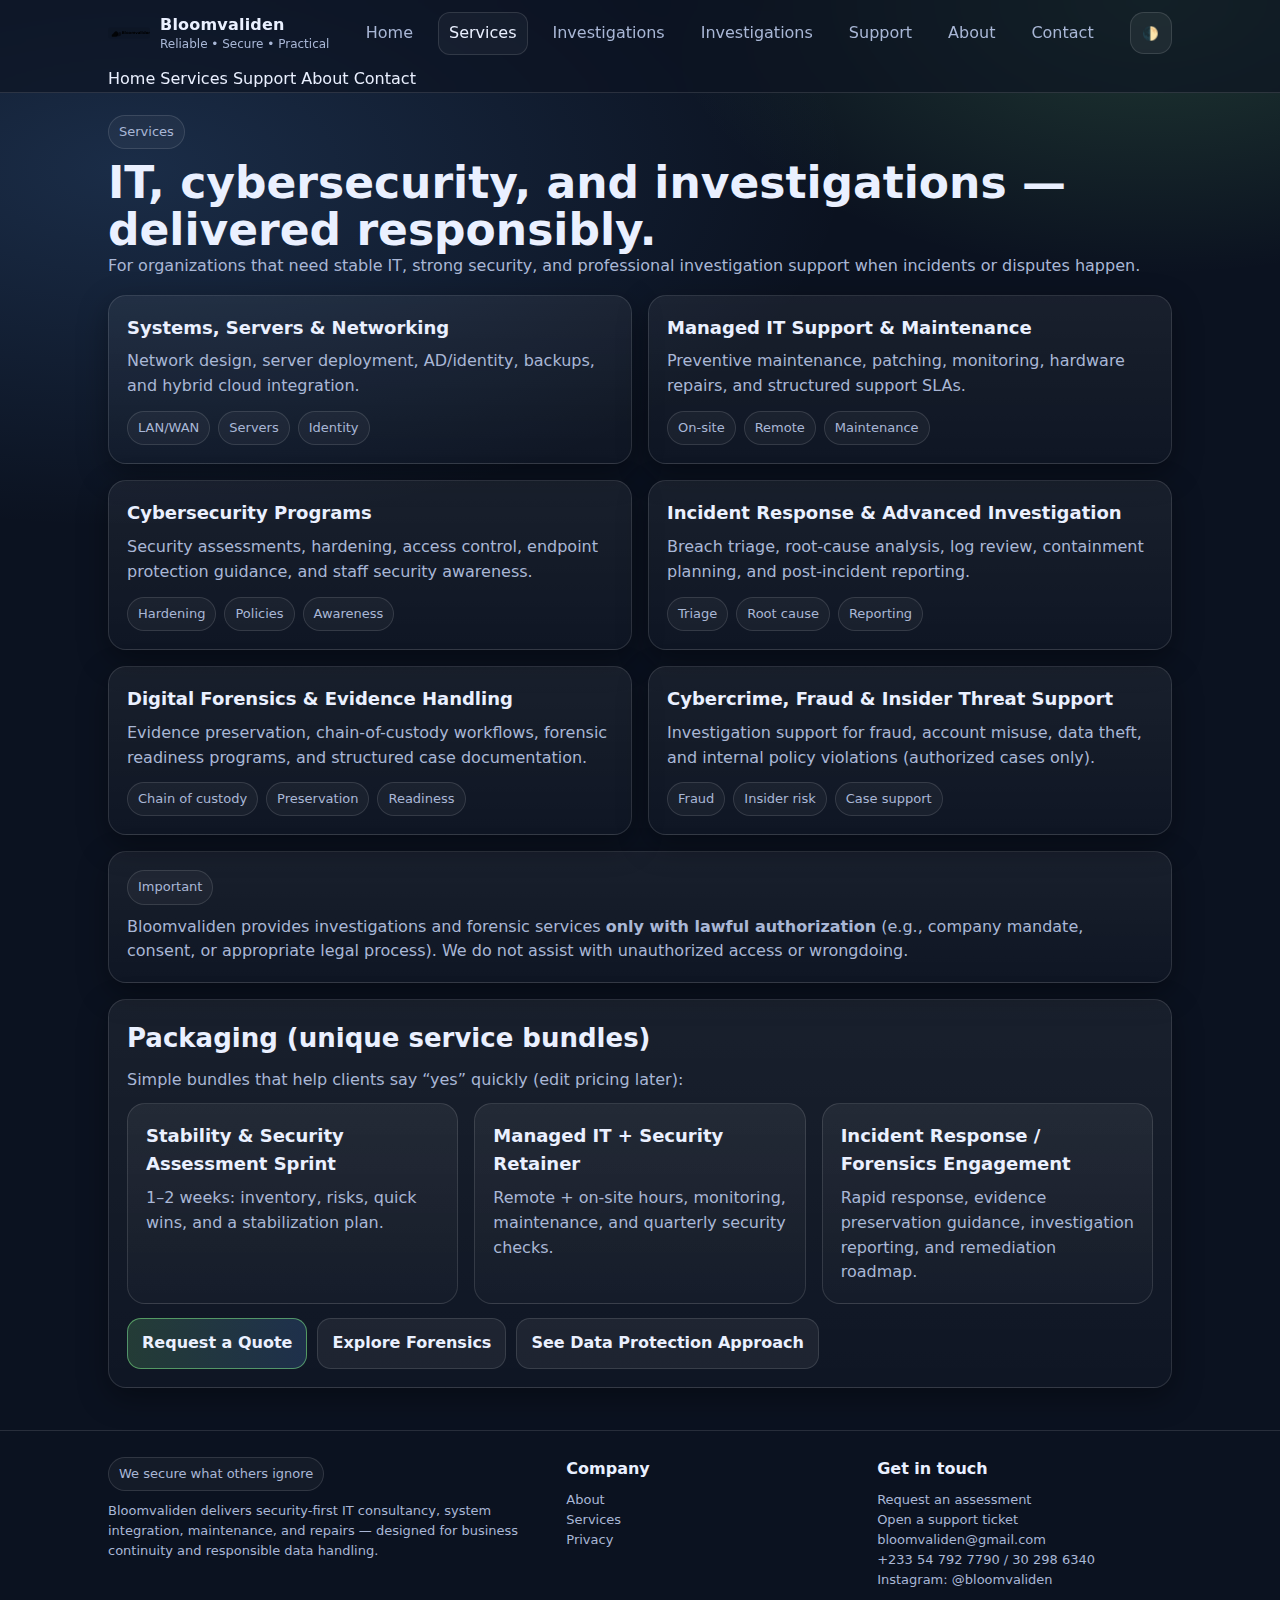
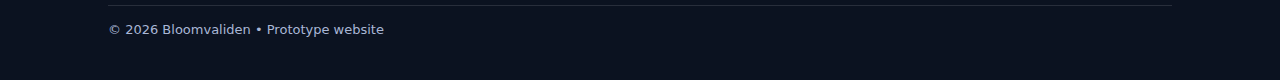
<file: bloomvaliden-prototype/services.html>
<!doctype html>
<html lang="en" data-theme="dark">
<head>
  <meta charset="utf-8" />
  <meta name="viewport" content="width=device-width, initial-scale=1" />
  <meta name="description" content="Bloomvaliden – Reliable. Secure. Practical IT Solutions for Business Continuity." />
  <title>Services • Bloomvaliden</title>
  <link rel="icon" href="assets/img/logo.svg" type="image/svg+xml" />
  <link rel="stylesheet" href="assets/css/styles.css" />
  
</head>
<body>
<header>
  <div class="container">
    <div class="nav">
      <a class="brand" href="index.html" aria-label="Bloomvaliden home">
        <img src="assets/img/logo.svg" alt="Bloomvaliden logo" />
        <div>
          <div class="title">Bloomvaliden</div>
          <div class="subtitle">Reliable • Secure • Practical</div>
        </div>
      </a>

      <nav class="navlinks" aria-label="Primary">
        <a class="" href="index.html">Home</a>
<a class="active" href="services.html">Services</a>
      <a class="" href="investigations.html">Investigations</a>
        <a class="" href="investigations.html">Investigations</a>
<a class="" href="support.html">Support</a>
<a class="" href="about.html">About</a>
<a class="" href="contact.html">Contact</a>
      </nav>

      <div class="navright">
        <button class="iconbtn" data-theme-toggle aria-label="Toggle theme">🌓</button>
        <button class="iconbtn burger" data-burger aria-label="Open menu">☰</button>
      </div>
    </div>

    <div class="mobilemenu" data-mobilemenu>
      <a class="" href="index.html">Home</a>
<a class="active" href="services.html">Services</a>
<a class="" href="support.html">Support</a>
<a class="" href="about.html">About</a>
<a class="" href="contact.html">Contact</a>
    </div>
  </div>
</header>

<main>

<section class="section">
  <div class="container">
    <div class="badge">Services</div>
    <h1 class="h1" style="margin-top:10px">IT, cybersecurity, and investigations — delivered responsibly.</h1>
    <p class="lead">For organizations that need stable IT, strong security, and professional investigation support when incidents or disputes happen.</p>

    <div class="grid cards2" style="margin-top:16px">
      <div class="card">
        <h3>Systems, Servers & Networking</h3>
        <p>Network design, server deployment, AD/identity, backups, and hybrid cloud integration.</p>
        <div class="meta">
          <span class="badge">LAN/WAN</span><span class="badge">Servers</span><span class="badge">Identity</span>
        </div>
      </div>

      <div class="card">
        <h3>Managed IT Support & Maintenance</h3>
        <p>Preventive maintenance, patching, monitoring, hardware repairs, and structured support SLAs.</p>
        <div class="meta">
          <span class="badge">On‑site</span><span class="badge">Remote</span><span class="badge">Maintenance</span>
        </div>
      </div>

      <div class="card">
        <h3>Cybersecurity Programs</h3>
        <p>Security assessments, hardening, access control, endpoint protection guidance, and staff security awareness.</p>
        <div class="meta">
          <span class="badge">Hardening</span><span class="badge">Policies</span><span class="badge">Awareness</span>
        </div>
      </div>

      <div class="card">
        <h3>Incident Response & Advanced Investigation</h3>
        <p>Breach triage, root-cause analysis, log review, containment planning, and post‑incident reporting.</p>
        <div class="meta">
          <span class="badge">Triage</span><span class="badge">Root cause</span><span class="badge">Reporting</span>
        </div>
      </div>

      <div class="card">
        <h3>Digital Forensics & Evidence Handling</h3>
        <p>Evidence preservation, chain-of-custody workflows, forensic readiness programs, and structured case documentation.</p>
        <div class="meta">
          <span class="badge">Chain of custody</span><span class="badge">Preservation</span><span class="badge">Readiness</span>
        </div>
      </div>

      <div class="card">
        <h3>Cybercrime, Fraud & Insider Threat Support</h3>
        <p>Investigation support for fraud, account misuse, data theft, and internal policy violations (authorized cases only).</p>
        <div class="meta">
          <span class="badge">Fraud</span><span class="badge">Insider risk</span><span class="badge">Case support</span>
        </div>
      </div>
    </div>

    <div class="card" style="margin-top:16px">
      <div class="badge">Important</div>
      <p style="margin-top:10px;color:var(--muted)">
        Bloomvaliden provides investigations and forensic services <strong>only with lawful authorization</strong> (e.g., company mandate, consent, or appropriate legal process).
        We do not assist with unauthorized access or wrongdoing.
      </p>
    </div>

    <div class="card" style="margin-top:16px">
      <h2 style="margin:0 0 10px">Packaging (unique service bundles)</h2>
      <p>Simple bundles that help clients say “yes” quickly (edit pricing later):</p>
      <div class="grid cards3" style="margin-top:10px">
        <div class="card" style="box-shadow:none">
          <h3>Stability & Security Assessment Sprint</h3>
          <p>1–2 weeks: inventory, risks, quick wins, and a stabilization plan.</p>
        </div>
        <div class="card" style="box-shadow:none">
          <h3>Managed IT + Security Retainer</h3>
          <p>Remote + on‑site hours, monitoring, maintenance, and quarterly security checks.</p>
        </div>
        <div class="card" style="box-shadow:none">
          <h3>Incident Response / Forensics Engagement</h3>
          <p>Rapid response, evidence preservation guidance, investigation reporting, and remediation roadmap.</p>
        </div>
      </div>

      <div style="margin-top:14px; display:flex; gap:10px; flex-wrap:wrap">
        <a class="btn primary" href="contact.html">Request a Quote</a>
        <a class="btn" href="investigations.html">Explore Forensics</a>
        <a class="btn" href="pages/privacy.html">See Data Protection Approach</a>
      </div>
    </div>
  </div>
</section>

</main>

<footer class="footer">
  <div class="container">
    <div class="footergrid">
      <div>
        <div class="badge">We secure what others ignore</div>
        <p class="muted" style="margin-top:10px">
          Bloomvaliden delivers security-first IT consultancy, system integration, maintenance, and repairs — designed for business continuity and responsible data handling.
        </p>
      </div>
      <div>
        <div style="font-weight:800;margin-bottom:8px">Company</div>
        <div class="muted"><a href="about.html">About</a></div>
        <div class="muted"><a href="services.html">Services</a></div>
        <div class="muted"><a href="pages/privacy.html">Privacy</a></div>
      </div>
      <div>
        <div style="font-weight:800;margin-bottom:8px">Get in touch</div>
        <div class="muted"><a href="contact.html">Request an assessment</a></div>
<div class="muted"><a href="support.html">Open a support ticket</a></div>
<div class="muted"><a href="mailto:bloomvaliden@gmail.com">bloomvaliden@gmail.com</a></div>
<div class="muted"><a href="tel:+233547927790">+233 54 792 7790 / 30 298 6340</a></div>
<div class="muted"><a href="https://instagram.com/bloomvaliden" target="_blank" rel="noopener">Instagram: @bloomvaliden</a></div>
</div>
    </div>
    <div class="hr"></div>
    <div class="muted">© 2026 Bloomvaliden • Prototype website</div>
  </div>
</footer>

<script src="assets/js/main.js"></script>
</body>
</html>
</file>
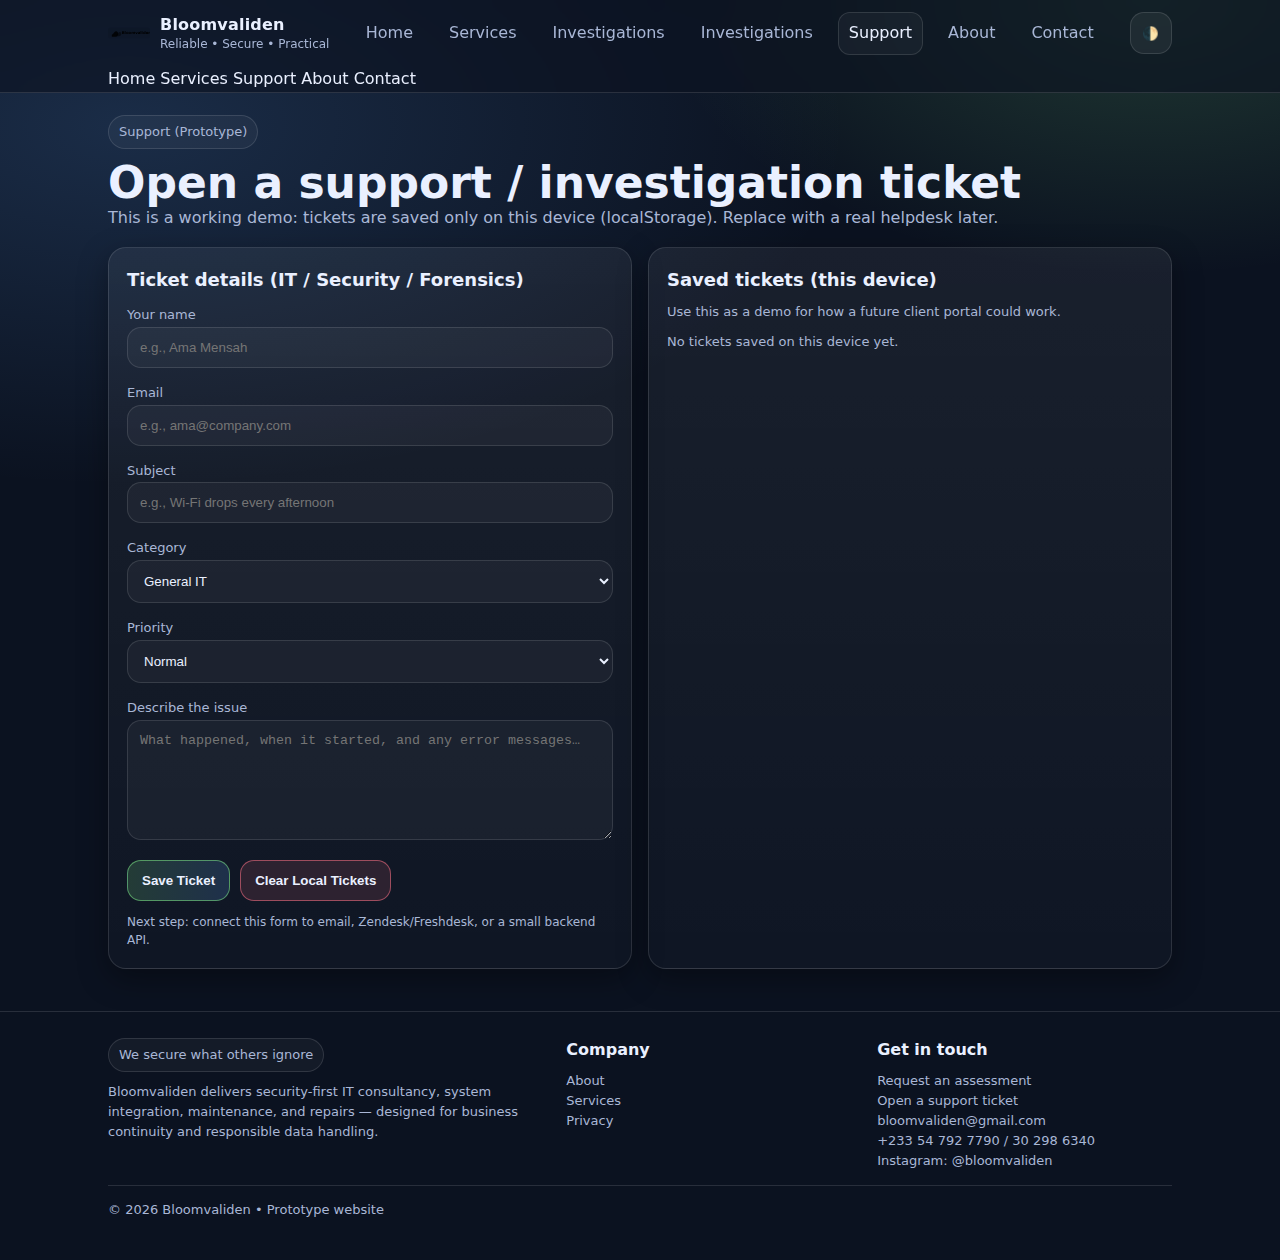
<file: bloomvaliden-prototype/support.html>
<!doctype html>
<html lang="en" data-theme="dark">
<head>
  <meta charset="utf-8" />
  <meta name="viewport" content="width=device-width, initial-scale=1" />
  <meta name="description" content="Bloomvaliden – Reliable. Secure. Practical IT Solutions for Business Continuity." />
  <title>Support • Bloomvaliden</title>
  <link rel="icon" href="assets/img/logo.svg" type="image/svg+xml" />
  <link rel="stylesheet" href="assets/css/styles.css" />
  
</head>
<body>
<header>
  <div class="container">
    <div class="nav">
      <a class="brand" href="index.html" aria-label="Bloomvaliden home">
        <img src="assets/img/logo.svg" alt="Bloomvaliden logo" />
        <div>
          <div class="title">Bloomvaliden</div>
          <div class="subtitle">Reliable • Secure • Practical</div>
        </div>
      </a>

      <nav class="navlinks" aria-label="Primary">
        <a class="" href="index.html">Home</a>
<a class="" href="services.html">Services</a>
      <a class="" href="investigations.html">Investigations</a>
        <a class="" href="investigations.html">Investigations</a>
<a class="active" href="support.html">Support</a>
<a class="" href="about.html">About</a>
<a class="" href="contact.html">Contact</a>
      </nav>

      <div class="navright">
        <button class="iconbtn" data-theme-toggle aria-label="Toggle theme">🌓</button>
        <button class="iconbtn burger" data-burger aria-label="Open menu">☰</button>
      </div>
    </div>

    <div class="mobilemenu" data-mobilemenu>
      <a class="" href="index.html">Home</a>
<a class="" href="services.html">Services</a>
<a class="active" href="support.html">Support</a>
<a class="" href="about.html">About</a>
<a class="" href="contact.html">Contact</a>
    </div>
  </div>
</header>

<main>

<section class="section">
  <div class="container">
    <div class="badge">Support (Prototype)</div>
    <h1 class="h1" style="margin-top:10px">Open a support / investigation ticket</h1>
    <p class="lead">This is a working demo: tickets are saved only on this device (localStorage). Replace with a real helpdesk later.</p>

    <div class="grid cards2" style="margin-top:16px">
      <div class="card">
        <h3>Ticket details (IT / Security / Forensics)</h3>
        <form class="form" data-ticket-form>
          <div>
            <label for="t_name">Your name</label>
            <input class="input" id="t_name" name="name" placeholder="e.g., Ama Mensah" required />
          </div>
          <div>
            <label for="t_email">Email</label>
            <input class="input" id="t_email" name="email" type="email" placeholder="e.g., ama@company.com" required />
          </div>
          <div>
            <label for="t_subject">Subject</label>
            <input class="input" id="t_subject" name="subject" placeholder="e.g., Wi‑Fi drops every afternoon" required />
          </div>
          <div>
            <label for="t_category">Category</label>
            <select id="t_category" name="category">
              <option>General IT</option>
              <option>Servers & Networking</option>
              <option>Cybersecurity</option>
              <option>Incident Response</option>
              <option>Digital Forensics / Investigation</option>
            </select>
          </div>
          <div>
            <label for="t_priority">Priority</label>
            <select id="t_priority" name="priority">
              <option>Normal</option>
              <option>High</option>
              <option>Critical</option>
            </select>
          </div>
          <div>
            <label for="t_details">Describe the issue</label>
            <textarea id="t_details" name="details" placeholder="What happened, when it started, and any error messages…" required></textarea>
          </div>

          <div style="display:flex; gap:10px; flex-wrap:wrap">
            <button class="btn primary" type="submit">Save Ticket</button>
            <button class="btn danger" type="button" data-clear-tickets>Clear Local Tickets</button>
          </div>

          <div class="alert" data-form-status hidden></div>
          <div class="help">Next step: connect this form to email, Zendesk/Freshdesk, or a small backend API.</div>
        </form>
      </div>

      <div class="card">
        <h3>Saved tickets (this device)</h3>
        <div class="small" style="margin-bottom:10px">Use this as a demo for how a future client portal could work.</div>
        <div class="grid" data-ticket-list></div>
      </div>
    </div>
  </div>
</section>

</main>

<footer class="footer">
  <div class="container">
    <div class="footergrid">
      <div>
        <div class="badge">We secure what others ignore</div>
        <p class="muted" style="margin-top:10px">
          Bloomvaliden delivers security-first IT consultancy, system integration, maintenance, and repairs — designed for business continuity and responsible data handling.
        </p>
      </div>
      <div>
        <div style="font-weight:800;margin-bottom:8px">Company</div>
        <div class="muted"><a href="about.html">About</a></div>
        <div class="muted"><a href="services.html">Services</a></div>
        <div class="muted"><a href="pages/privacy.html">Privacy</a></div>
      </div>
      <div>
        <div style="font-weight:800;margin-bottom:8px">Get in touch</div>
        <div class="muted"><a href="contact.html">Request an assessment</a></div>
<div class="muted"><a href="support.html">Open a support ticket</a></div>
<div class="muted"><a href="mailto:bloomvaliden@gmail.com">bloomvaliden@gmail.com</a></div>
<div class="muted"><a href="tel:+233547927790">+233 54 792 7790 / 30 298 6340</a></div>
<div class="muted"><a href="https://instagram.com/bloomvaliden" target="_blank" rel="noopener">Instagram: @bloomvaliden</a></div>
</div>
    </div>
    <div class="hr"></div>
    <div class="muted">© 2026 Bloomvaliden • Prototype website</div>
  </div>
</footer>

<script src="assets/js/main.js"></script>
</body>
</html>
</file>
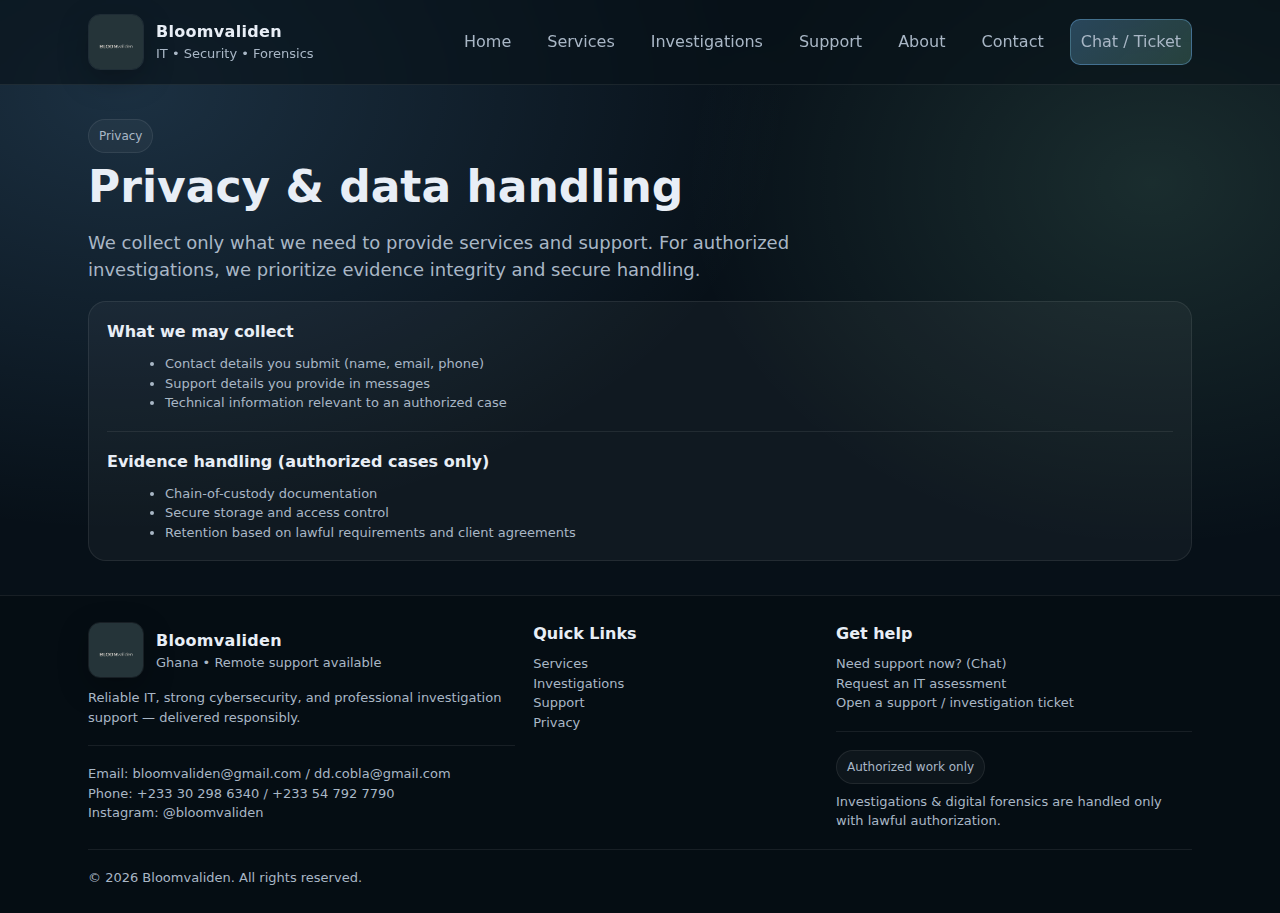
<file: pages/privacy.html>
<!doctype html>
<html lang="en">
<head>
  <meta charset="utf-8" />
  <meta name="viewport" content="width=device-width, initial-scale=1" />
  <title>Privacy • Bloomvaliden</title>
  <meta name="description" content="IT Consultancy • Systems, Servers & Networking • Cybersecurity • Digital Forensics • Investigations • Web & Domains • IT/AV Equipment" />
  <link rel="stylesheet" href="../assets/css/styles.css" />
</head>
<body>
  <header>
    <div class="container">
      <div class="nav">
        <a class="brand" href="../index.html">
          <img src="../assets/img/logo.jpg" alt="Bloomvaliden logo" />
          <div>
            <strong>Bloomvaliden</strong>
            <div class="small">IT • Security • Forensics</div>
          </div>
        </a>

        <nav class="navlinks" aria-label="Primary">
            <a class="" href="../index.html">Home</a>
            <a class="" href="../services.html">Services</a>
            <a class="" href="../investigations.html">Investigations</a>
            <a class="" href="../support.html">Support</a>
            <a class="" href="../about.html">About</a>
            <a class="" href="../contact.html">Contact</a>
            <a class="btn primary" data-open-chat="true" href="../support.html">Chat / Ticket</a>
        </nav>

        <button id="menuBtn" class="btn menuBtn" aria-expanded="false" aria-controls="mobileMenu">Menu</button>
      </div>
      <div id="mobileMenu" class="mobileMenu" aria-label="Mobile">
          <a class="" href="../index.html">Home</a>
          <a class="" href="../services.html">Services</a>
          <a class="" href="../investigations.html">Investigations</a>
          <a class="" href="../support.html">Support</a>
          <a class="" href="../about.html">About</a>
          <a class="" href="../contact.html">Contact</a>
          <a class="btn primary" data-open-chat="true" href="../support.html">Chat / Ticket</a>
      </div>
    </div>
  </header>

  <main>
    
<section class="section">
  <div class="container">
    <div class="badge">Privacy</div>
    <h1 class="h1" style="margin-top:10px">Privacy & data handling</h1>
    <p class="lead">We collect only what we need to provide services and support. For authorized investigations, we prioritize evidence integrity and secure handling.</p>

    <div class="card" style="margin-top:14px">
      <h3>What we may collect</h3>
      <ul class="small" style="margin:10px 0 0 18px">
        <li>Contact details you submit (name, email, phone)</li>
        <li>Support details you provide in messages</li>
        <li>Technical information relevant to an authorized case</li>
      </ul>
      <div class="hr"></div>
      <h3>Evidence handling (authorized cases only)</h3>
      <ul class="small" style="margin:10px 0 0 18px">
        <li>Chain-of-custody documentation</li>
        <li>Secure storage and access control</li>
        <li>Retention based on lawful requirements and client agreements</li>
      </ul>
    </div>
  </div>
</section>

  </main>

  <footer>
    <div class="container">
      <div class="footerGrid">
        <div>
          <div class="brand" style="margin-bottom:10px">
            <img src="../assets/img/logo.jpg" alt="Bloomvaliden logo" />
            <div>
              <strong>Bloomvaliden</strong>
              <div class="small">Ghana • Remote support available</div>
            </div>
          </div>
          <div class="small">
            Reliable IT, strong cybersecurity, and professional investigation support — delivered responsibly.
          </div>
          <div class="hr"></div>
          <div class="small">Email: <a href="mailto:bloomvaliden@gmail.com">bloomvaliden@gmail.com</a> / <a href="mailto:dd.cobla@gmail.com">dd.cobla@gmail.com</a></div>
          <div class="small">Phone: <a href="tel:+233302986340">+233 30 298 6340</a> / <a href="tel:+233547927790">+233 54 792 7790</a></div>
          <div class="small">Instagram: <a href="https://instagram.com/bloomvaliden" target="_blank" rel="noopener">@bloomvaliden</a></div>
        </div>

        <div>
          <div style="font-weight:800;margin-bottom:8px">Quick Links</div>
          <div class="small"><a href="../services.html">Services</a></div>
          <div class="small"><a href="../investigations.html">Investigations</a></div>
          <div class="small"><a href="../support.html">Support</a></div>
          <div class="small"><a href="../pages/privacy.html">Privacy</a></div>
        </div>

        <div>
          <div style="font-weight:800;margin-bottom:8px">Get help</div>
          <div class="small"><a data-open-chat="true" href="../support.html">Need support now? (Chat)</a></div>
          <div class="small"><a href="../contact.html">Request an IT assessment</a></div>
          <div class="small"><a href="../support.html">Open a support / investigation ticket</a></div>
          <div class="hr"></div>
          <div class="small">
            <span class="badge">Authorized work only</span>
            <div style="margin-top:8px;color:var(--muted)">
              Investigations & digital forensics are handled only with lawful authorization.
            </div>
          </div>
        </div>
      </div>
      <div class="hr"></div>
      <div class="small">© 2026 Bloomvaliden. All rights reserved.</div>
    </div>
  </footer>

  <script src="../assets/js/main.js"></script>
  <!--Start of Tawk.to Script-->
<script type="text/javascript">
var Tawk_API=Tawk_API||{}, Tawk_LoadStart=new Date();
(function(){
var s1=document.createElement("script"),s0=document.getElementsByTagName("script")[0];
s1.async=true;
s1.src='https://embed.tawk.to/6956f2c218b41f1981f7a662/1jdtq8imv';
s1.charset='UTF-8';
s1.setAttribute('crossorigin','*');
s0.parentNode.insertBefore(s1,s0);
})();
</script>
<!--End of Tawk.to Script-->
</body>
</html>
</file>
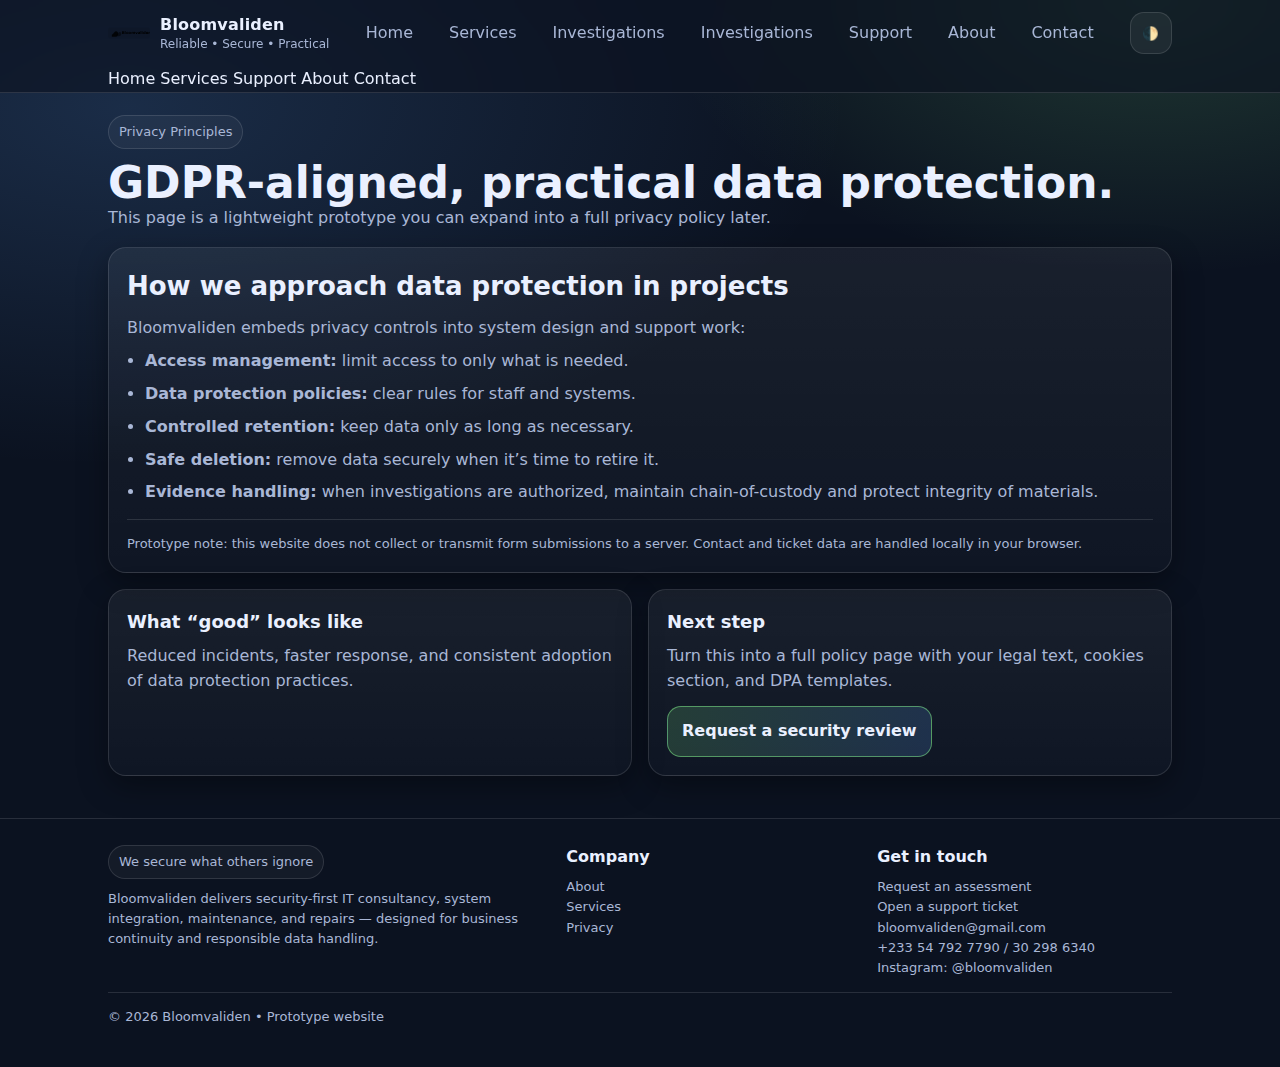
<file: bloomvaliden-prototype/pages/privacy.html>
<!doctype html>
<html lang="en" data-theme="dark">
<head>
  <meta charset="utf-8" />
  <meta name="viewport" content="width=device-width, initial-scale=1" />
  <meta name="description" content="Bloomvaliden – Reliable. Secure. Practical IT Solutions for Business Continuity." />
  <title>Privacy • Bloomvaliden</title>
  <link rel="icon" href="../assets/img/logo.svg" type="image/svg+xml" />
  <link rel="stylesheet" href="../assets/css/styles.css" />
  
</head>
<body>
<header>
  <div class="container">
    <div class="nav">
      <a class="brand" href="../index.html" aria-label="Bloomvaliden home">
        <img src="../assets/img/logo.svg" alt="Bloomvaliden logo" />
        <div>
          <div class="title">Bloomvaliden</div>
          <div class="subtitle">Reliable • Secure • Practical</div>
        </div>
      </a>

      <nav class="navlinks" aria-label="Primary">
        <a class="" href="../index.html">Home</a>
<a class="" href="../services.html">Services</a>
      <a class="" href="../investigations.html">Investigations</a>
        <a class="" href="../investigations.html">Investigations</a>
<a class="" href="../support.html">Support</a>
<a class="" href="../about.html">About</a>
<a class="" href="../contact.html">Contact</a>
      </nav>

      <div class="navright">
        <button class="iconbtn" data-theme-toggle aria-label="Toggle theme">🌓</button>
        <button class="iconbtn burger" data-burger aria-label="Open menu">☰</button>
      </div>
    </div>

    <div class="mobilemenu" data-mobilemenu>
      <a class="" href="../index.html">Home</a>
<a class="" href="../services.html">Services</a>
<a class="" href="../support.html">Support</a>
<a class="" href="../about.html">About</a>
<a class="" href="../contact.html">Contact</a>
    </div>
  </div>
</header>

<main>

<section class="section">
  <div class="container">
    <div class="badge">Privacy Principles</div>
    <h1 class="h1" style="margin-top:10px">GDPR‑aligned, practical data protection.</h1>
    <p class="lead">This page is a lightweight prototype you can expand into a full privacy policy later.</p>

    <div class="card" style="margin-top:16px">
      <h2 style="margin:0 0 10px">How we approach data protection in projects</h2>
      <p>Bloomvaliden embeds privacy controls into system design and support work:</p>
      <ul class="list">
        <li><strong>Access management:</strong> limit access to only what is needed.</li>
        <li><strong>Data protection policies:</strong> clear rules for staff and systems.</li>
        <li><strong>Controlled retention:</strong> keep data only as long as necessary.</li>
        <li><strong>Safe deletion:</strong> remove data securely when it’s time to retire it.</li>
        <li><strong>Evidence handling:</strong> when investigations are authorized, maintain chain-of-custody and protect integrity of materials.</li>
      </ul>

      <div class="hr"></div>
      <div class="small">
        Prototype note: this website does not collect or transmit form submissions to a server. Contact and ticket data are handled locally in your browser.
      </div>
    </div>

    <div class="grid cards2" style="margin-top:16px">
      <div class="card">
        <h3>What “good” looks like</h3>
        <p>Reduced incidents, faster response, and consistent adoption of data protection practices.</p>
      </div>
      <div class="card">
        <h3>Next step</h3>
        <p>Turn this into a full policy page with your legal text, cookies section, and DPA templates.</p>
        <div style="margin-top:12px">
          <a class="btn primary" href="../contact.html">Request a security review</a>
        </div>
      </div>
    </div>
  </div>
</section>

</main>

<footer class="footer">
  <div class="container">
    <div class="footergrid">
      <div>
        <div class="badge">We secure what others ignore</div>
        <p class="muted" style="margin-top:10px">
          Bloomvaliden delivers security-first IT consultancy, system integration, maintenance, and repairs — designed for business continuity and responsible data handling.
        </p>
      </div>
      <div>
        <div style="font-weight:800;margin-bottom:8px">Company</div>
        <div class="muted"><a href="../about.html">About</a></div>
        <div class="muted"><a href="../services.html">Services</a></div>
        <div class="muted"><a href="pages/privacy.html">Privacy</a></div>
      </div>
      <div>
        <div style="font-weight:800;margin-bottom:8px">Get in touch</div>
        <div class="muted"><a href="../contact.html">Request an assessment</a></div>
<div class="muted"><a href="../support.html">Open a support ticket</a></div>
<div class="muted"><a href="mailto:bloomvaliden@gmail.com">bloomvaliden@gmail.com</a></div>
<div class="muted"><a href="tel:+233547927790">+233 54 792 7790 / 30 298 6340</a></div>
<div class="muted"><a href="https://instagram.com/bloomvaliden" target="_blank" rel="noopener">Instagram: @bloomvaliden</a></div>
</div>
    </div>
    <div class="hr"></div>
    <div class="muted">© 2026 Bloomvaliden • Prototype website</div>
  </div>
</footer>

<script src="../assets/js/main.js"></script>
</body>
</html>
</file>
<file: assets/css/styles.css>
:root{
  --bg:#071018;
  --panel:#0b1722;
  --panel2:#0f2030;
  --text:#e8eef6;
  --muted:#a9b7c6;
  --line:rgba(255,255,255,.08);
  --brand:#79c2ff;
  --brand2:#a3ffcf;
  --danger:#ff6b6b;
  --shadow: 0 18px 60px rgba(0,0,0,.45);
  --radius: 18px;
}
*{box-sizing:border-box}
html,body{margin:0;padding:0}
body{
  font-family: ui-sans-serif, system-ui, -apple-system, Segoe UI, Roboto, Arial, "Apple Color Emoji","Segoe UI Emoji";
  background: radial-gradient(1200px 800px at 10% 10%, rgba(121,194,255,.18), transparent 55%),
              radial-gradient(900px 700px at 90% 20%, rgba(163,255,207,.12), transparent 52%),
              var(--bg);
  color:var(--text);
  line-height:1.5;
}
a{color:inherit;text-decoration:none}
.container{max-width:1140px;margin:0 auto;padding:0 18px}
.hr{height:1px;background:var(--line);margin:18px 0}
.badge{
  display:inline-flex;gap:8px;align-items:center;
  padding:7px 10px;border-radius:999px;
  border:1px solid var(--line);
  background: rgba(255,255,255,.04);
  color: var(--muted);
  font-size:12px;
}
.btn{
  display:inline-flex;align-items:center;justify-content:center;
  gap:10px;padding:12px 16px;border-radius:12px;
  border:1px solid var(--line);
  background: rgba(255,255,255,.05);
  color:var(--text);
  cursor:pointer;
  transition: transform .12s ease, background .12s ease, border-color .12s ease;
}
.btn:hover{transform: translateY(-1px);background: rgba(255,255,255,.07);border-color: rgba(121,194,255,.35)}
.btn.primary{
  background: linear-gradient(135deg, rgba(121,194,255,.28), rgba(163,255,207,.18));
  border-color: rgba(121,194,255,.35);
}
.btn.danger{
  background: rgba(255,107,107,.12);
  border-color: rgba(255,107,107,.35);
}
.small{font-size:13px;color:var(--muted)}
.h1{font-size:44px;line-height:1.1;margin:10px 0 12px}
.h2{font-size:28px;margin:0 0 10px}
.lead{font-size:18px;color:var(--muted);max-width:70ch}

header{
  position:sticky;top:0;z-index:50;
  backdrop-filter: blur(10px);
  background: rgba(7,16,24,.6);
  border-bottom:1px solid var(--line);
}
.nav{
  display:flex;align-items:center;justify-content:space-between;
  padding:14px 0;
}
.brand{
  display:flex;align-items:center;gap:12px;
}
.brand img{width:56px;height:56px;border-radius:12px;object-fit:cover;border:1px solid var(--line);box-shadow: 0 10px 30px rgba(0,0,0,.25)}
.brand strong{letter-spacing:.3px}
.navlinks{display:flex;gap:16px;align-items:center}
.navlinks a{
  padding:10px 10px;border-radius:10px;color:var(--muted);
}
.navlinks a.active{color:var(--text);background: rgba(255,255,255,.06);border:1px solid var(--line)}
.menuBtn{display:none}

.hero{
  padding:70px 0 36px;
}
.heroCard{
  border:1px solid var(--line);
  background: linear-gradient(180deg, rgba(255,255,255,.06), rgba(255,255,255,.03));
  border-radius: var(--radius);
  box-shadow: var(--shadow);
  overflow:hidden;
}
.heroInner{
  padding:34px;
  display:grid;grid-template-columns: 1.25fr .75fr;gap:22px;
}
.kpis{display:grid;gap:10px}
.kpi{
  padding:14px;border:1px solid var(--line);
  border-radius:14px;background: rgba(0,0,0,.15);
}
.kpi strong{display:block;font-size:16px}
.kpi span{font-size:13px;color:var(--muted)}
.section{padding:34px 0}
.grid{display:grid;gap:14px}
.cards{grid-template-columns: repeat(3, minmax(0,1fr))}
.card{
  border:1px solid var(--line);
  border-radius: var(--radius);
  background: rgba(255,255,255,.04);
  padding:18px;
}
.card h3{margin:0 0 8px;font-size:16px}
.meta{display:flex;gap:8px;flex-wrap:wrap;margin-top:10px}
.pill{
  font-size:12px;color:var(--muted);
  padding:6px 10px;border:1px solid var(--line);
  border-radius:999px;background: rgba(255,255,255,.03);
}
.split{
  display:grid;grid-template-columns: 1fr 1fr;gap:16px;
}
footer{
  border-top:1px solid var(--line);
  background: rgba(0,0,0,.18);
  padding:26px 0;
}
.footerGrid{
  display:grid;gap:18px;grid-template-columns: 1.2fr .8fr 1fr;
}
input, select, textarea{
  width:100%;
  background: rgba(0,0,0,.18);
  border:1px solid var(--line);
  border-radius:12px;
  padding:12px 12px;
  color:var(--text);
  outline:none;
}
label{display:block;font-size:12px;color:var(--muted);margin-bottom:6px}
textarea{resize:vertical}
@media (max-width: 920px){
  .heroInner{grid-template-columns:1fr}
  .cards{grid-template-columns: repeat(2, minmax(0,1fr))}
  .footerGrid{grid-template-columns:1fr}
}
@media (max-width: 640px){
  .brand img{width:44px;height:44px;}

  .h1{font-size:36px}
  .navlinks{display:none}
  .menuBtn{display:inline-flex}
  .cards{grid-template-columns:1fr}
  .split{grid-template-columns:1fr}
}
.mobileMenu{
  display:none;
  padding:10px 0 16px;
}
.mobileMenu a{
  display:block;padding:12px 10px;border-radius:12px;color:var(--muted);
  border:1px solid transparent;
}
.mobileMenu a:hover{background: rgba(255,255,255,.06);border-color: var(--line)}
.mobileMenu a.active{color:var(--text);background: rgba(255,255,255,.06);border-color: var(--line)}
</file>
<file: bloomvaliden-prototype/assets/css/styles.css>
:root{
  --bg:#0b1220;
  --panel:#0f1a30;
  --panel-2:#0c162a;
  --text:#eaf0ff;
  --muted:#a9b7d6;
  --line:rgba(255,255,255,.12);
  --brand:#7ee787;
  --brand2:#60a5fa;
  --danger:#fb7185;
  --shadow: 0 10px 30px rgba(0,0,0,.35);
  --radius:18px;
  --radius2:26px;
}

[data-theme="light"]{
  --bg:#f7fafc;
  --panel:#ffffff;
  --panel-2:#f2f6fb;
  --text:#0b1220;
  --muted:#3c4b6a;
  --line:rgba(0,0,0,.12);
  --shadow: 0 10px 25px rgba(17,24,39,.12);
}

*{box-sizing:border-box}
html,body{margin:0;padding:0}
body{
  font-family: ui-sans-serif, system-ui, -apple-system, Segoe UI, Roboto, Arial;
  background: radial-gradient(1200px 600px at 10% 10%, rgba(96,165,250,.18), transparent 60%),
              radial-gradient(900px 500px at 90% 0%, rgba(126,231,135,.18), transparent 55%),
              var(--bg);
  color:var(--text);
  line-height:1.55;
}

a{color:inherit; text-decoration:none}
a:hover{opacity:.92}
img{max-width:100%;height:auto}

.container{max-width:1100px;margin:0 auto;padding:0 18px}
.grid{display:grid; gap:16px}
.card{
  background: linear-gradient(180deg, rgba(255,255,255,.06), rgba(255,255,255,.02));
  border:1px solid var(--line);
  border-radius:var(--radius);
  box-shadow:var(--shadow);
  padding:18px;
}
[data-theme="light"] .card{
  background: linear-gradient(180deg, rgba(0,0,0,.02), rgba(0,0,0,.01));
}

.badge{
  display:inline-flex; align-items:center; gap:8px;
  border:1px solid var(--line);
  padding:6px 10px;
  border-radius:999px;
  color:var(--muted);
  background: rgba(255,255,255,.04);
  font-size:13px;
}

.btn{
  display:inline-flex; align-items:center; justify-content:center; gap:10px;
  padding:12px 14px;
  border-radius:14px;
  border:1px solid var(--line);
  background: rgba(255,255,255,.06);
  color:var(--text);
  cursor:pointer;
  font-weight:700;
}
.btn:hover{transform: translateY(-1px)}
.btn.primary{
  border-color: rgba(126,231,135,.55);
  background: linear-gradient(90deg, rgba(126,231,135,.18), rgba(96,165,250,.18));
}
.btn.ghost{background:transparent}
.btn.danger{
  border-color: rgba(251,113,133,.55);
  background: rgba(251,113,133,.12);
}

header{
  position:sticky; top:0; z-index:50;
  backdrop-filter: blur(10px);
  background: rgba(11,18,32,.62);
  border-bottom:1px solid var(--line);
}
[data-theme="light"] header{background: rgba(247,250,252,.72)}
.nav{
  display:flex; align-items:center; justify-content:space-between;
  gap:12px; padding:12px 0;
}
.brand{display:flex; align-items:center; gap:10px}
.brand img{width:42px;height:42px}
.brand .title{font-weight:900; letter-spacing:.2px}
.brand .subtitle{color:var(--muted); font-size:12px; margin-top:-2px}

.navlinks{display:flex; align-items:center; gap:14px}
.navlinks a{
  padding:8px 10px;
  border-radius:12px;
  border:1px solid transparent;
  color:var(--muted);
}
.navlinks a.active, .navlinks a:hover{
  color:var(--text);
  border-color: var(--line);
  background: rgba(255,255,255,.04);
}
.navright{display:flex; align-items:center; gap:10px}
.iconbtn{
  width:42px; height:42px; border-radius:14px;
  border:1px solid var(--line);
  background: rgba(255,255,255,.06);
  cursor:pointer;
  display:flex; align-items:center; justify-content:center;
}

.burger{display:none}
@media (max-width: 860px){
  .navlinks{display:none}
  .burger{display:flex}
  .mobilemenu{display:none}
  .mobilemenu.open{display:block}
  .mobilemenu a{
    display:block;
    padding:12px 10px;
    border-top:1px solid var(--line);
    color:var(--muted);
  }
  .mobilemenu a.active, .mobilemenu a:hover{color:var(--text)}
}

.hero{
  padding:42px 0 18px;
}
.hero .wrap{
  display:grid; gap:18px;
  grid-template-columns: 1.25fr .75fr;
  align-items:stretch;
}
@media (max-width: 980px){
  .hero .wrap{grid-template-columns: 1fr}
}
.h1{font-size:44px; line-height:1.08; margin:0}
@media (max-width: 520px){.h1{font-size:34px}}
.lead{color:var(--muted); font-size:16px; margin:10px 0 0}
.kpis{display:flex; flex-wrap:wrap; gap:10px; margin-top:14px}
.kpi{
  flex:1 1 140px;
  border:1px dashed var(--line);
  border-radius:16px;
  padding:12px;
  background: rgba(255,255,255,.03);
}
.kpi .n{font-weight:900; font-size:18px}
.kpi .t{color:var(--muted); font-size:12px}
.heroart{
  position:relative;
  overflow:hidden;
  border-radius: var(--radius2);
}
.heroart::before{
  content:"";
  position:absolute; inset:-40px;
  background: radial-gradient(240px 240px at 30% 30%, rgba(126,231,135,.35), transparent 62%),
              radial-gradient(260px 260px at 70% 55%, rgba(96,165,250,.32), transparent 65%),
              radial-gradient(220px 220px at 55% 10%, rgba(251,113,133,.14), transparent 62%);
  filter: blur(0px);
}
.heroart .inner{position:relative; padding:18px}
.heroart h3{margin:0 0 6px}
.small{font-size:13px; color:var(--muted)}
.hr{height:1px; background:var(--line); margin:14px 0}
.list{margin:0; padding-left:18px; color:var(--muted)}
.list li{margin:8px 0}

.section{padding:22px 0}
.section h2{margin:0 0 10px; font-size:26px}
.section p{color:var(--muted); margin:0 0 14px}
.cards3{grid-template-columns: repeat(3, 1fr)}
@media (max-width: 900px){.cards3{grid-template-columns: 1fr}}
.cards2{grid-template-columns: repeat(2, 1fr)}
@media (max-width: 900px){.cards2{grid-template-columns: 1fr}}

.card h3{margin:0 0 8px; font-size:18px}
.card p{margin:0; color:var(--muted)}
.card .meta{margin-top:12px; display:flex; flex-wrap:wrap; gap:8px}

.footer{
  padding:26px 0 40px;
  border-top:1px solid var(--line);
  margin-top:20px;
}
.footergrid{
  display:grid; grid-template-columns: 1.5fr 1fr 1fr;
  gap:16px;
}
@media (max-width: 900px){.footergrid{grid-template-columns: 1fr}}
.footer a{color:var(--muted)}
.footer a:hover{color:var(--text)}
.footer .muted{color:var(--muted); font-size:13px}

.form{
  display:grid; gap:12px;
}
.input, textarea, select{
  width:100%;
  padding:12px 12px;
  border-radius:14px;
  border:1px solid var(--line);
  background: rgba(255,255,255,.04);
  color:var(--text);
  outline:none;
}
textarea{min-height:120px; resize:vertical}
label{font-size:13px; color:var(--muted)}
.help{font-size:12px; color:var(--muted)}
.alert{
  border:1px solid var(--line);
  border-radius:16px;
  padding:12px;
  background: rgba(126,231,135,.10);
}
.alert.err{background: rgba(251,113,133,.10)}
.accordion button{
  width:100%;
  text-align:left;
  padding:12px;
  border-radius:14px;
  border:1px solid var(--line);
  background: rgba(255,255,255,.04);
  color:var(--text);
  cursor:pointer;
  font-weight:800;
}
.accordion .panel{
  display:none;
  padding:12px;
  border-left:1px solid var(--line);
  border-right:1px solid var(--line);
  border-bottom:1px solid var(--line);
  border-radius:0 0 14px 14px;
  background: rgba(255,255,255,.02);
  color:var(--muted);
}
.accordion .item.open .panel{display:block}
.accordion .item.open button{border-radius:14px 14px 0 0}
</file>
